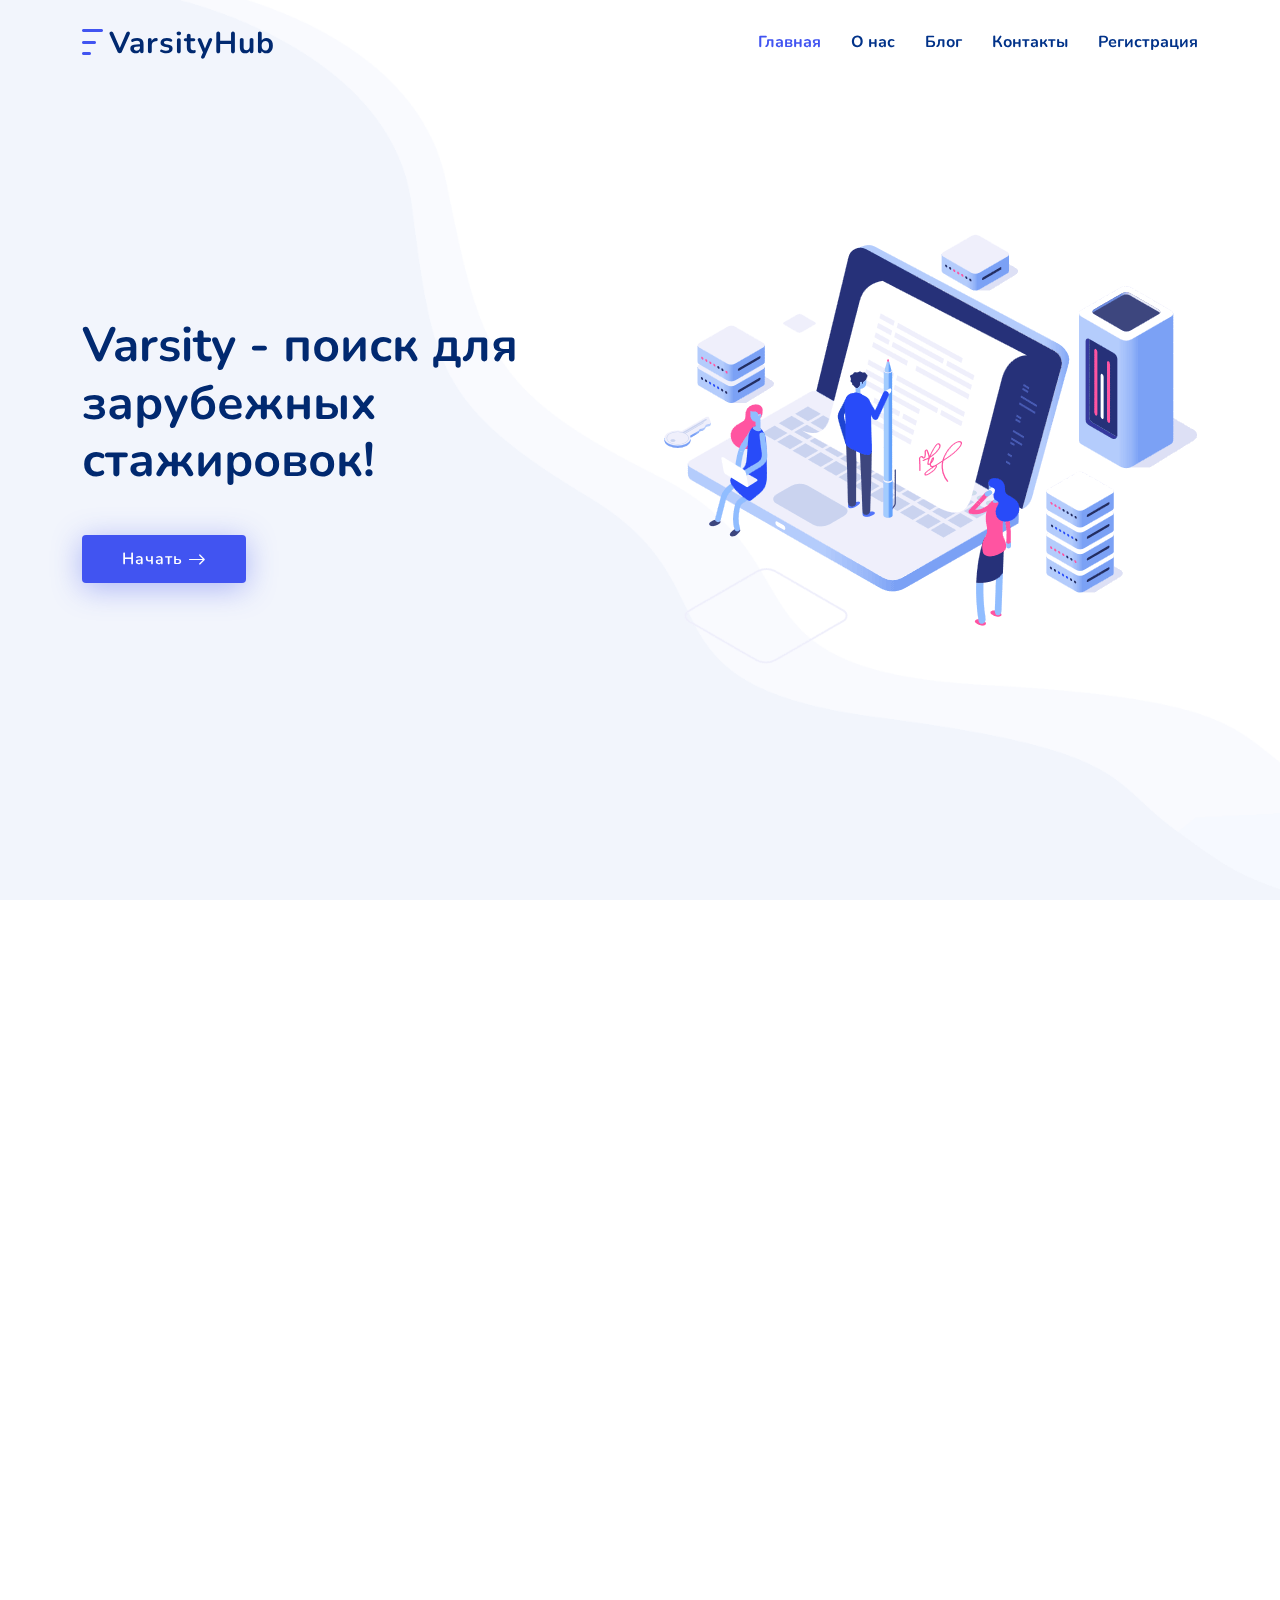
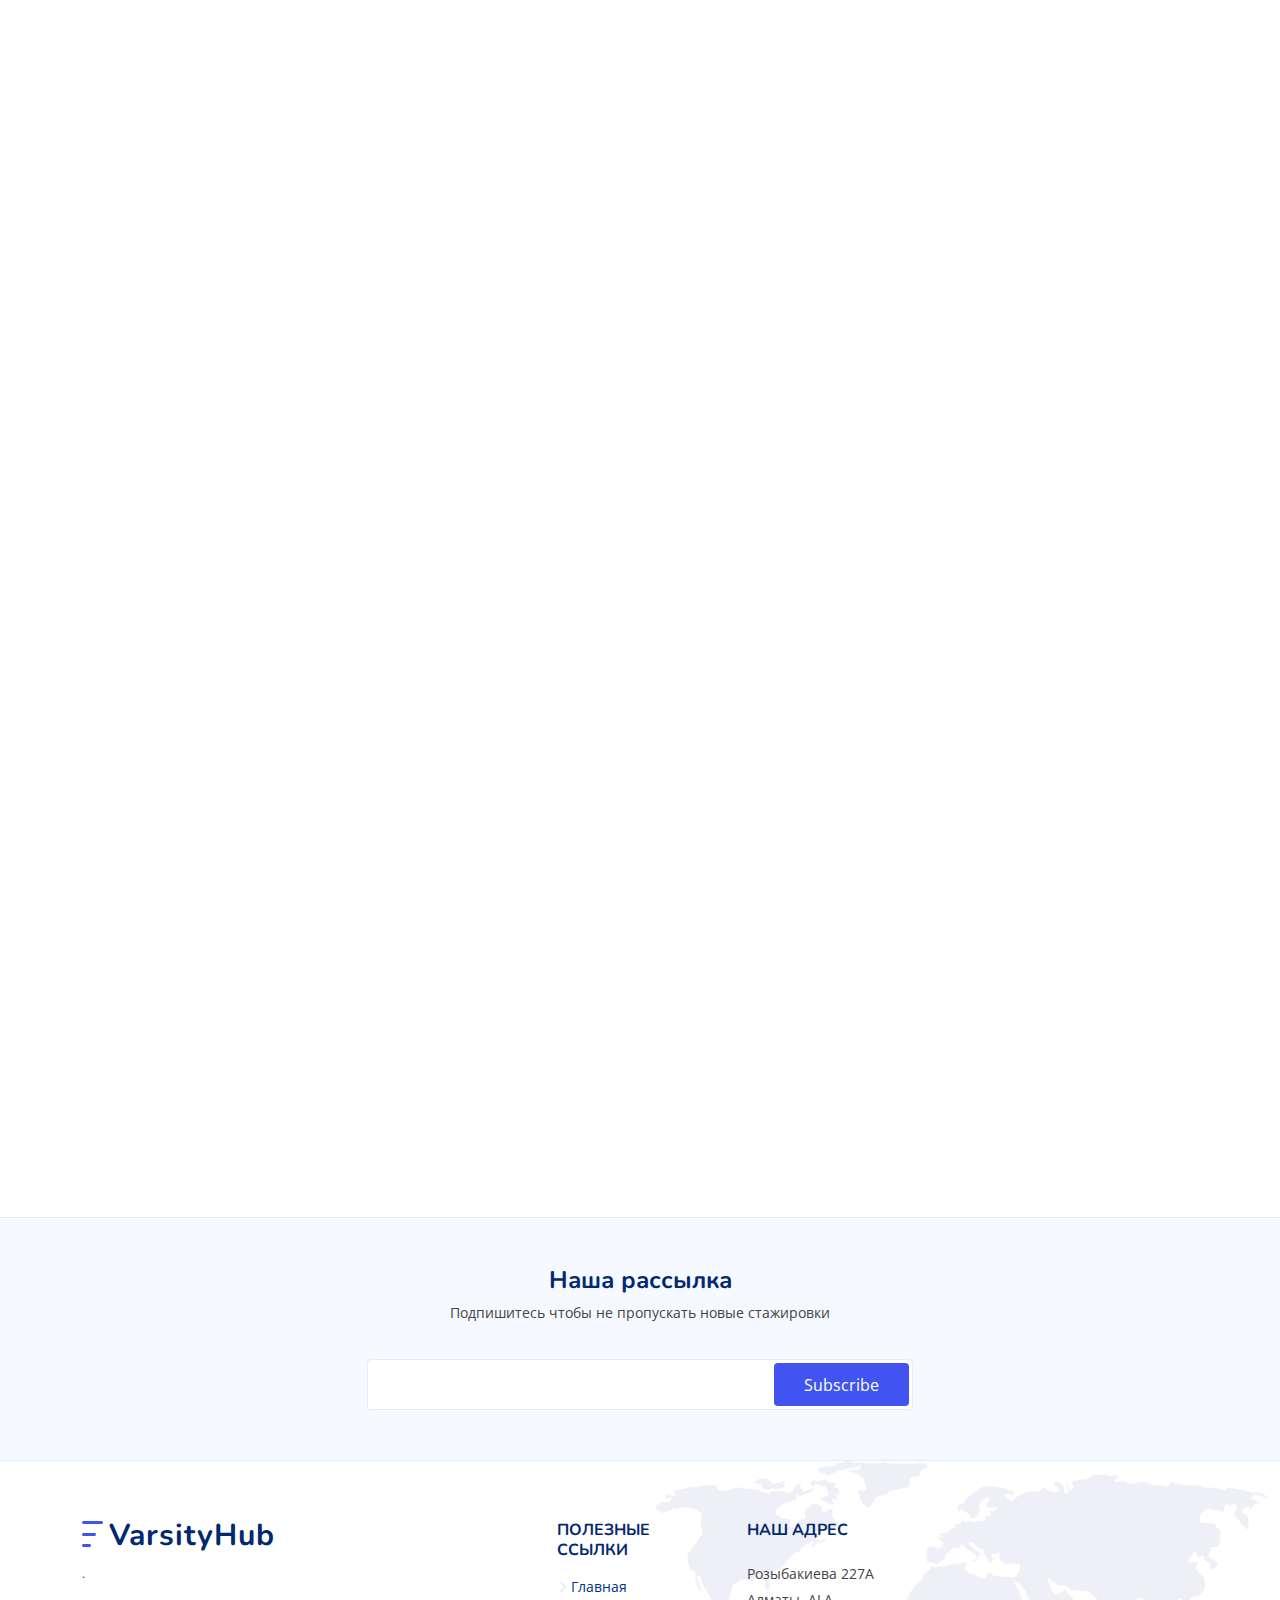
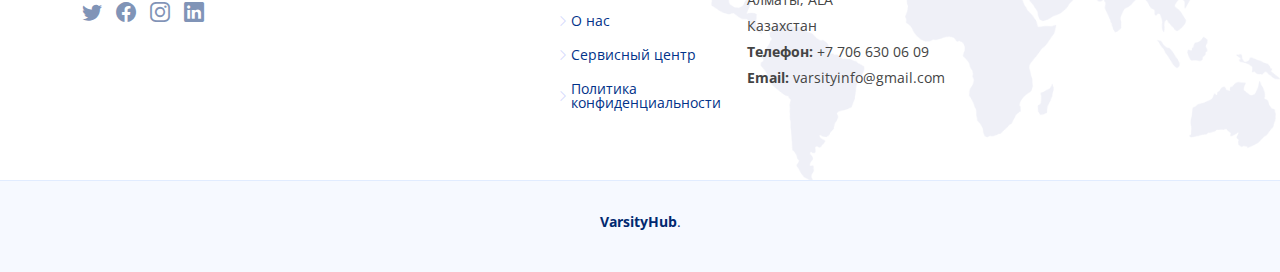
<file: varsity/templates/index/index.html>
<!DOCTYPE html>
<html lang="en">

<head>
  <meta charset="utf-8">
  <meta content="width=device-width, initial-scale=1.0" name="viewport">

  <title>Varsity</title>
  <meta content="" name="description">
  <meta content="" name="keywords">

  <!-- Favicons -->
  <link href="assets/img/favicon.png" rel="icon">
  <link href="assets/img/apple-touch-icon.png" rel="apple-touch-icon">

  <!-- Google Fonts -->
  <link href="https://fonts.googleapis.com/css?family=Open+Sans:300,300i,400,400i,600,600i,700,700i|Nunito:300,300i,400,400i,600,600i,700,700i|Poppins:300,300i,400,400i,500,500i,600,600i,700,700i" rel="stylesheet">

  <!-- Vendor CSS Files -->
  <link href="assets/vendor/aos/aos.css" rel="stylesheet">
  <link href="assets/vendor/bootstrap/css/bootstrap.min.css" rel="stylesheet">
  <link href="assets/vendor/bootstrap-icons/bootstrap-icons.css" rel="stylesheet">
  <link href="assets/vendor/glightbox/css/glightbox.min.css" rel="stylesheet">
  <link href="assets/vendor/remixicon/remixicon.css" rel="stylesheet">
  <link href="assets/vendor/swiper/swiper-bundle.min.css" rel="stylesheet">

  <!-- Template Main CSS File -->
  <link href="assets/css/style.css" rel="stylesheet">

  <!-- =======================================================
  * Template Name: FlexStart
  * Updated: Mar 10 2023 with Bootstrap v5.2.3
  * Template URL: https://bootstrapmade.com/flexstart-bootstrap-startup-template/
  * Author: BootstrapMade.com
  * License: https://bootstrapmade.com/license/
  ======================================================== -->
</head>

<body>

  <!-- ======= Header ======= -->
  <header id="header" class="header fixed-top">
    <div class="container-fluid container-xl d-flex align-items-center justify-content-between">

      <a href="index.html" class="logo d-flex align-items-center">
        <img src="assets/img/logo.png" alt="">
        <span>VarsityHub</span>
      </a>

      <nav id="navbar" class="navbar">
        <ul>
          <li><a class="nav-link scrollto active" href="#hero">Главная</a></li>
          <li><a class="nav-link scrollto" href="#about">О нас</a></li>
          <li><a href="blog.html">Блог</a></li>
          <!-- <li class="dropdown"><a href="#"><span>Drop Down</span> <i class="bi bi-chevron-down"></i></a>
            <ul>
              <li><a href="#">Drop Down 1</a></li>
              <li class="dropdown"><a href="#"><span>Deep Drop Down</span> <i class="bi bi-chevron-right"></i></a>
                <ul>
                  <li><a href="#">Deep Drop Down 1</a></li>
                  <li><a href="#">Deep Drop Down 2</a></li>
                  <li><a href="#">Deep Drop Down 3</a></li>
                  <li><a href="#">Deep Drop Down 4</a></li>
                  <li><a href="#">Deep Drop Down 5</a></li>
                </ul>
              </li>
              <li><a href="#">Drop Down 2</a></li>
              <li><a href="#">Drop Down 3</a></li>
              <li><a href="#">Drop Down 4</a></li>
            </ul> -->
          </li>
          <li><a class="nav-link scrollto" href="#contact">Контакты</a></li>
          <!-- <li><a class="getstarted scrollto" href="#about">Get Started</a></li> -->
          <li><a href="../regist/regist.html">Регистрация</a></li>

        </ul>
        <i class="bi bi-list mobile-nav-toggle"></i>
      </nav><!-- .navbar -->

    </div>
  </header><!-- End Header -->

  <!-- ======= Hero Section ======= -->
  <section id="hero" class="hero d-flex align-items-center">

    <div class="container">
      <div class="row">
        <div class="col-lg-6 d-flex flex-column justify-content-center">
          <h1 data-aos="fade-up">Varsity - поиск для зарубежных стажировок! </h1>
          <h2 data-aos="fade-up" data-aos-delay="400"></h2>
          <div data-aos="fade-up" data-aos-delay="600">
            <div class="text-center text-lg-start">
              <a href="#about" class="btn-get-started scrollto d-inline-flex align-items-center justify-content-center align-self-center">
                <span>Начать</span>
                <i class="bi bi-arrow-right"></i>
              </a>
            </div>
          </div>
        </div>
        <div class="col-lg-6 hero-img" data-aos="zoom-out" data-aos-delay="200">
          <img src="assets/img/hero-img.png" class="img-fluid" alt="">
        </div>
      </div>
    </div>

  </section><!-- End Hero -->

  <main id="main">
    <!-- ======= About Section ======= -->
    <section id="about" class="about">

      <div class="container" data-aos="fade-up">
        <div class="row gx-0">

          <div class="col-lg-6 d-flex flex-column justify-content-center" data-aos="fade-up" data-aos-delay="200">
            <div class="content">
              <h3>Who We Are</h3>
              <h2>Expedita voluptas omnis cupiditate totam eveniet nobis sint iste. Dolores est repellat corrupti reprehenderit.</h2>
              <p>
                Quisquam vel ut sint cum eos hic dolores aperiam. Sed deserunt et. Inventore et et dolor consequatur itaque ut voluptate sed et. Magnam nam ipsum tenetur suscipit voluptatum nam et est corrupti.
              </p>
              <div class="text-center text-lg-start">
                <a href="#" class="btn-read-more d-inline-flex align-items-center justify-content-center align-self-center">
                  <span>Read More</span>
                  <i class="bi bi-arrow-right"></i>
                </a>
              </div>
            </div>
          </div>

          <div class="col-lg-6 d-flex align-items-center" data-aos="zoom-out" data-aos-delay="200">
            <img src="assets/img/about.jpg" class="img-fluid" alt="">
          </div>

        </div>
      </div>

    </section><!-- End About Section -->


    <!-- ======= Clients Section ======= -->
    <!-- <section id="clients" class="clients">

      <div class="container" data-aos="fade-up">

        <header class="section-header">
          <h2>Our Clients</h2>
          <p>Temporibus omnis officia</p>
        </header>

        <div class="clients-slider swiper">
          <div class="swiper-wrapper align-items-center">
            <div class="swiper-slide"><img src="assets/img/clients/client-1.png" class="img-fluid" alt=""></div>
            <div class="swiper-slide"><img src="assets/img/clients/client-2.png" class="img-fluid" alt=""></div>
            <div class="swiper-slide"><img src="assets/img/clients/client-3.png" class="img-fluid" alt=""></div>
            <div class="swiper-slide"><img src="assets/img/clients/client-4.png" class="img-fluid" alt=""></div>
            <div class="swiper-slide"><img src="assets/img/clients/client-5.png" class="img-fluid" alt=""></div>
            <div class="swiper-slide"><img src="assets/img/clients/client-6.png" class="img-fluid" alt=""></div>
            <div class="swiper-slide"><img src="assets/img/clients/client-7.png" class="img-fluid" alt=""></div>
            <div class="swiper-slide"><img src="assets/img/clients/client-8.png" class="img-fluid" alt=""></div>
          </div>
          <div class="swiper-pagination"></div>
        </div>
      </div>

    </section> -->

    <section id="recent-blog-posts" class="recent-blog-posts">

      <div class="container" data-aos="fade-up">

        <header class="section-header">
          <h2>Blog</h2>
          <p>Recent posts form our Blog</p>
        </header>

        <div class="row">

          <div class="col-lg-4">
            <div class="post-box">
              <div class="post-img"><img src="assets/img/blog/blog-1.jpg" class="img-fluid" alt=""></div>
              <span class="post-date">Tue, September 15</span>
              <h3 class="post-title">Eum ad dolor et. Autem aut fugiat debitis voluptatem consequuntur sit</h3>
              <a href="blog-single.html" class="readmore stretched-link mt-auto"><span>Read More</span><i class="bi bi-arrow-right"></i></a>
            </div>
          </div>

          <div class="col-lg-4">
            <div class="post-box">
              <div class="post-img"><img src="assets/img/blog/blog-2.jpg" class="img-fluid" alt=""></div>
              <span class="post-date">Fri, August 28</span>
              <h3 class="post-title">Et repellendus molestiae qui est sed omnis voluptates magnam</h3>
              <a href="blog-single.html" class="readmore stretched-link mt-auto"><span>Read More</span><i class="bi bi-arrow-right"></i></a>
            </div>
          </div>

          <div class="col-lg-4">
            <div class="post-box">
              <div class="post-img"><img src="assets/img/blog/blog-3.jpg" class="img-fluid" alt=""></div>
              <span class="post-date">Mon, July 11</span>
              <h3 class="post-title">Quia assumenda est et veritatis aut quae</h3>
              <a href="blog-single.html" class="readmore stretched-link mt-auto"><span>Read More</span><i class="bi bi-arrow-right"></i></a>
            </div>
          </div>

        </div>

      </div>

    </section><!-- End Recent Blog Posts Section -->

    <!-- ======= Contact Section ======= -->
    <section id="contact" class="contact">

      <div class="container" data-aos="fade-up">

        <header class="section-header">
          <h2>Contact</h2>
          <p>Contact Us</p>
        </header>

        <div class="row gy-4">

          <div class="col-lg-6">

            <div class="row gy-4">
              <div class="col-md-6">
                <div class="info-box">
                  <i class="bi bi-geo-alt"></i>
                  <h3>Address</h3>
                  <p>A108 Adam Street,<br>New York, NY 535022</p>
                </div>
              </div>
              <div class="col-md-6">
                <div class="info-box">
                  <i class="bi bi-telephone"></i>
                  <h3>Call Us</h3>
                  <p>+1 5589 55488 55<br>+1 6678 254445 41</p>
                </div>
              </div>
              <div class="col-md-6">
                <div class="info-box">
                  <i class="bi bi-envelope"></i>
                  <h3>Email Us</h3>
                  <p>info@example.com<br>contact@example.com</p>
                </div>
              </div>
              <div class="col-md-6">
                <div class="info-box">
                  <i class="bi bi-clock"></i>
                  <h3>Open Hours</h3>
                  <p>Monday - Friday<br>9:00AM - 05:00PM</p>
                </div>
              </div>
            </div>

          </div>

          <div class="col-lg-6">
            <form action="forms/contact.php" method="post" class="php-email-form">
              <div class="row gy-4">

                <div class="col-md-6">
                  <input type="text" name="name" class="form-control" placeholder="Your Name" required>
                </div>

                <div class="col-md-6 ">
                  <input type="email" class="form-control" name="email" placeholder="Your Email" required>
                </div>

                <div class="col-md-12">
                  <input type="text" class="form-control" name="subject" placeholder="Subject" required>
                </div>

                <div class="col-md-12">
                  <textarea class="form-control" name="message" rows="6" placeholder="Message" required></textarea>
                </div>

                <div class="col-md-12 text-center">
                  <div class="loading">Loading</div>
                  <div class="error-message"></div>
                  <div class="sent-message">Your message has been sent. Thank you!</div>

                  <button type="submit">Send Message</button>
                </div>

              </div>
            </form>

          </div>

        </div>

      </div>

    </section><!-- End Contact Section -->

  </main><!-- End #main -->

  <!-- ======= Footer ======= -->
  <footer id="footer" class="footer">

    <div class="footer-newsletter">
      <div class="container">
        <div class="row justify-content-center">
          <div class="col-lg-12 text-center">
            <h4>Наша рассылка</h4>
            <p>Подпишитесь чтобы не пропускать новые стажировки</p>
          </div>
          <div class="col-lg-6">
            <form action="" method="post">
              <input type="email" name="email"><input type="submit" value="Subscribe">
            </form>
          </div>
        </div>
      </div>
    </div>

    <div class="footer-top">
      <div class="container">
        <div class="row gy-4">
          <div class="col-lg-5 col-md-12 footer-info">
            <a href="index.html" class="logo d-flex align-items-center">
              <img src="assets/img/logo.png" alt="">
              <span>VarsityHub</span>
            </a>
            <p>.</p>
            <div class="social-links mt-3">
              <a href="#" class="twitter"><i class="bi bi-twitter"></i></a>
              <a href="#" class="facebook"><i class="bi bi-facebook"></i></a>
              <a href="#" class="instagram"><i class="bi bi-instagram"></i></a>
              <a href="#" class="linkedin"><i class="bi bi-linkedin"></i></a>
            </div>
          </div>

          <div class="col-lg-2 col-6 footer-links">
            <h4>Полезные ссылки</h4>
            <ul>
              <li><i class="bi bi-chevron-right"></i> <a href="#">Главная</a></li>
              <li><i class="bi bi-chevron-right"></i> <a href="#">О нас</a></li>
              <li><i class="bi bi-chevron-right"></i> <a href="#">Сервисный центр</a></li>
              <li><i class="bi bi-chevron-right"></i> <a href="#">Политика конфиденциальности</a></li>
            </ul>
          </div>

          <div class="col-lg-3 col-md-12 footer-contact text-center text-md-start">
            <h4>Наш адрес</h4>
            <p>
              Розыбакиева 227А <br>
              Алматы, ALA<br>
              Казахстан<br>
              <strong>Телефон:</strong> +7 706 630 06 09<br>
              <strong>Email:</strong> varsityinfo@gmail.com<br>
            </p>

          </div>

        </div>
      </div>
    </div>

    <div class="container">
      <div class="copyright">
        <strong><span>VarsityHub</span></strong>.
      </div>
      <div class="credits">
        <!-- All the links in the footer should remain intact. -->
        <!-- You can delete the links only if you purchased the pro version. -->
        <!-- Licensing information: https://bootstrapmade.com/license/ -->
        <!-- Purchase the pro version with working PHP/AJAX contact form: https://bootstrapmade.com/flexstart-bootstrap-startup-template/ -->
      </div>
    </div>
  </footer><!-- End Footer -->

  <a href="#" class="back-to-top d-flex align-items-center justify-content-center"><i class="bi bi-arrow-up-short"></i></a>

  <!-- Vendor JS Files -->
  <script src="assets/vendor/purecounter/purecounter_vanilla.js"></script>
  <script src="assets/vendor/aos/aos.js"></script>
  <script src="assets/vendor/bootstrap/js/bootstrap.bundle.min.js"></script>
  <script src="assets/vendor/glightbox/js/glightbox.min.js"></script>
  <script src="assets/vendor/isotope-layout/isotope.pkgd.min.js"></script>
  <script src="assets/vendor/swiper/swiper-bundle.min.js"></script>
  <script src="assets/vendor/php-email-form/validate.js"></script>

  <!-- Template Main JS File -->
  <script src="assets/js/main.js"></script>

</body>

</html>
</file>
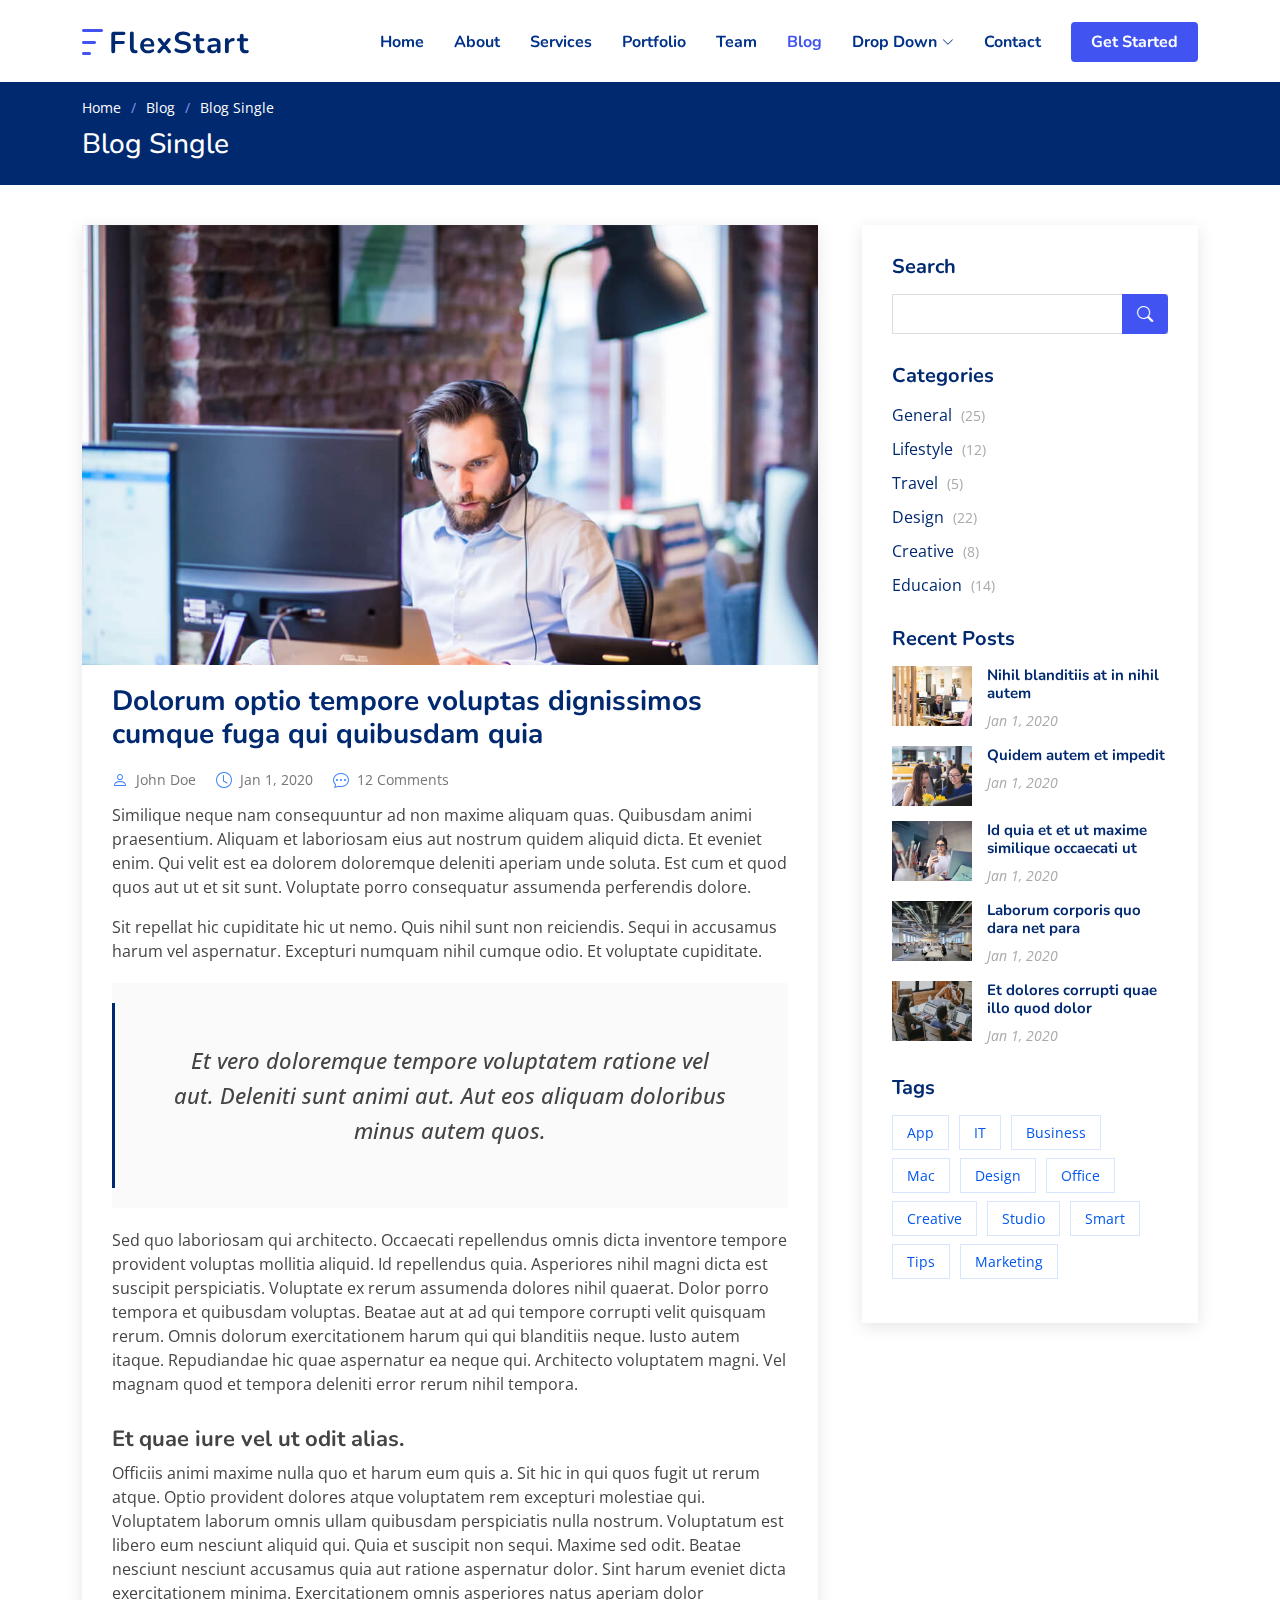
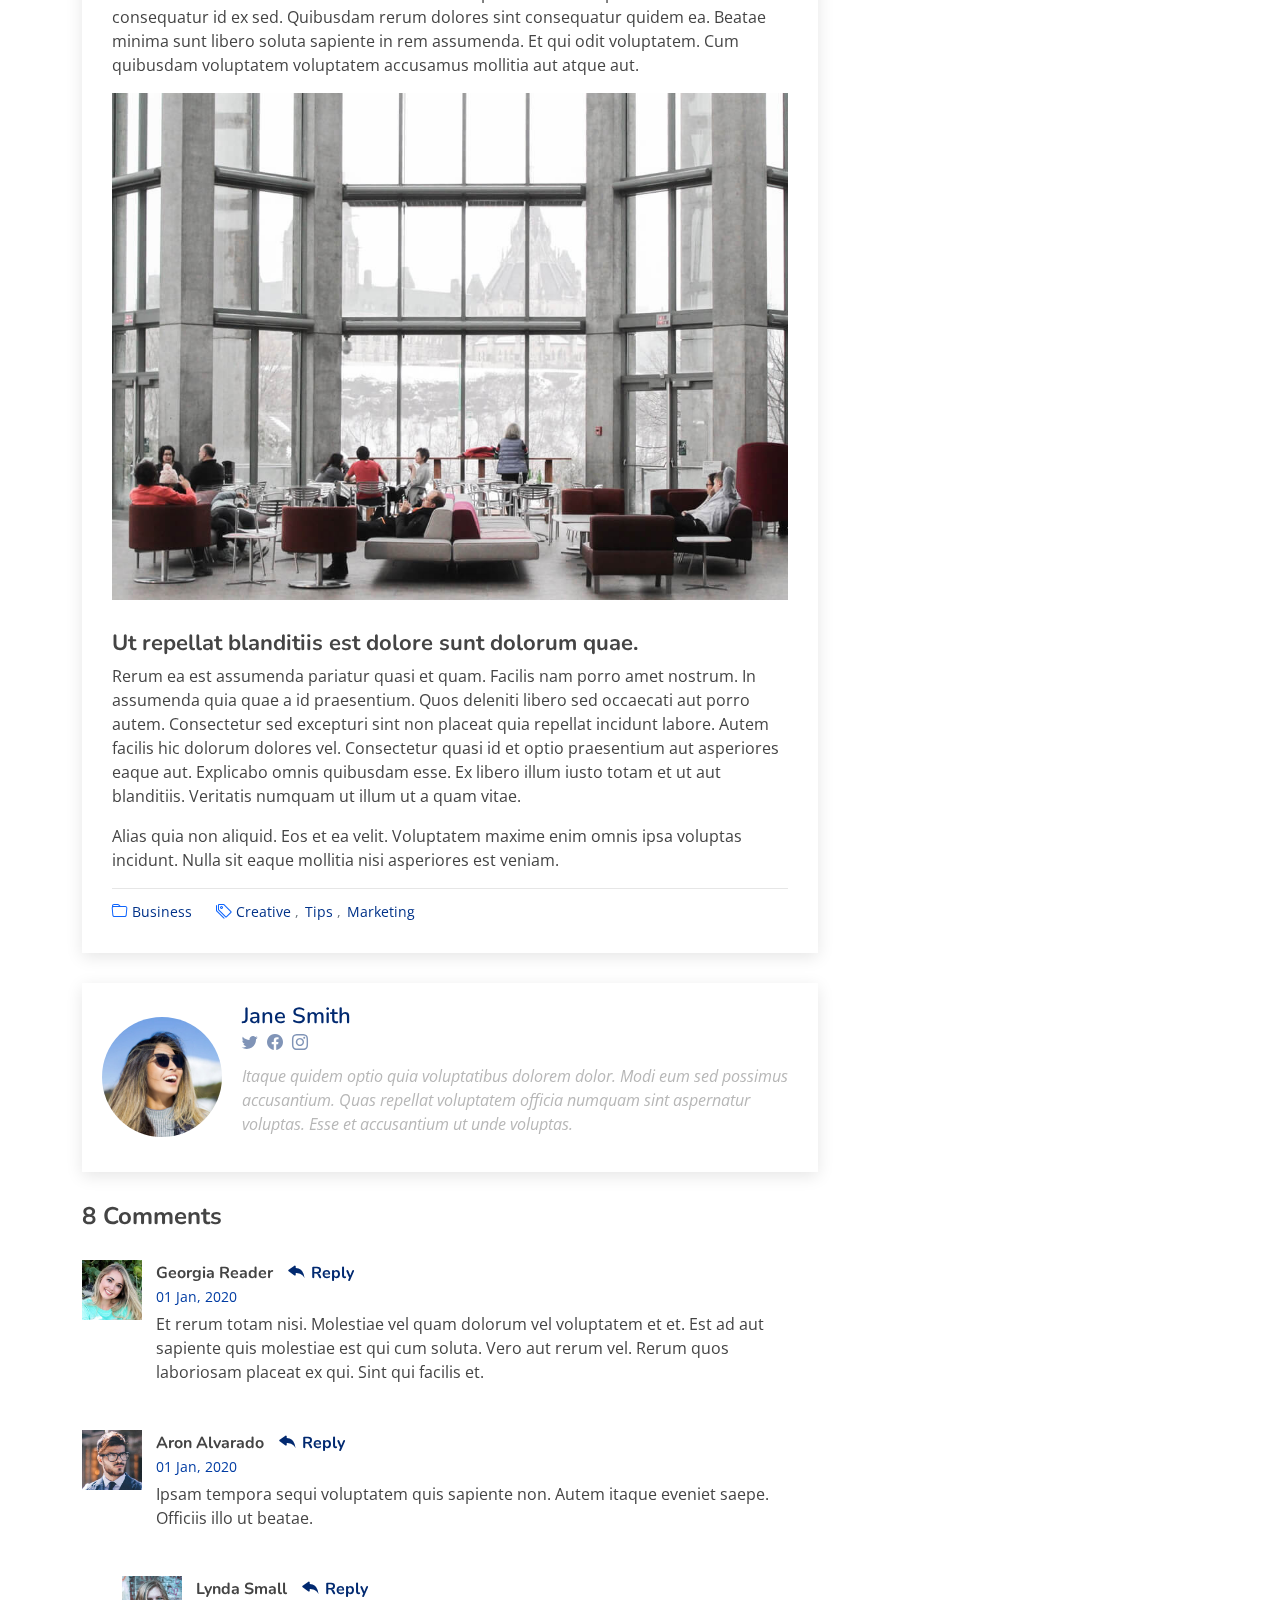
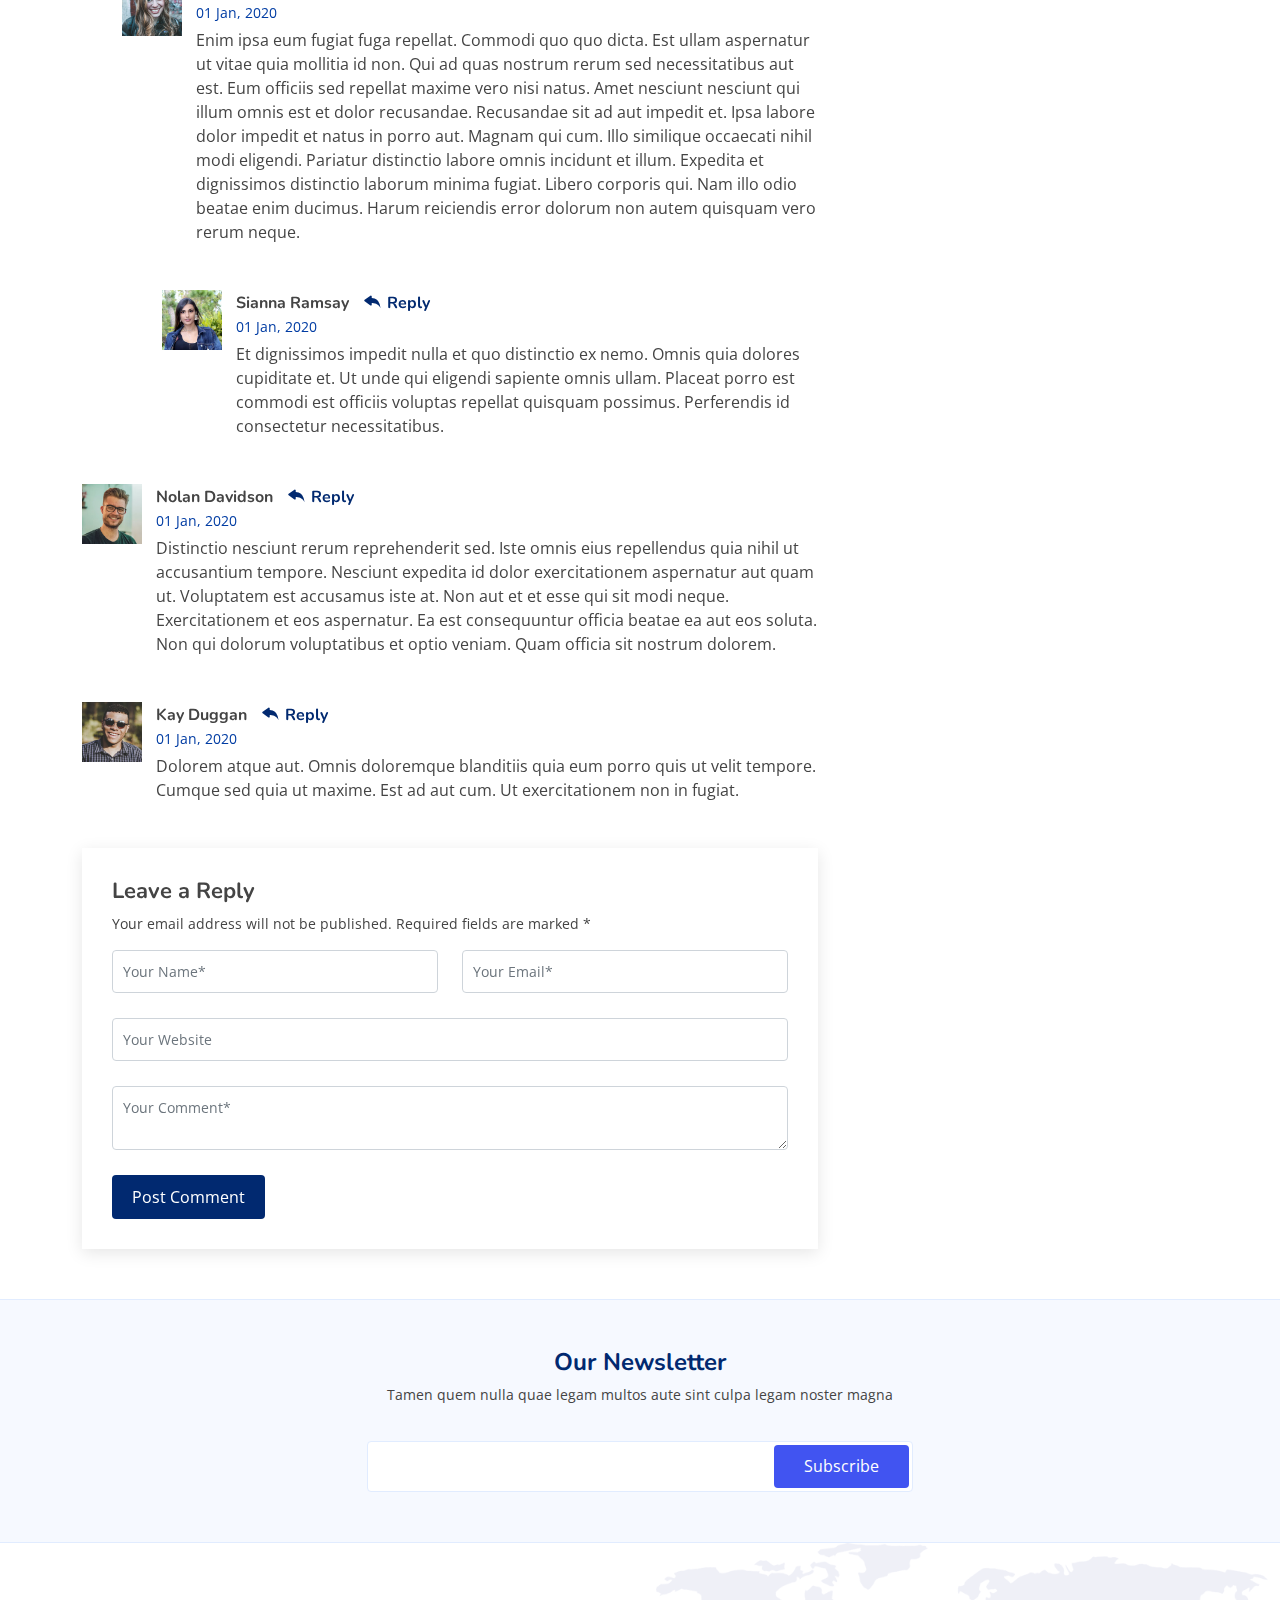
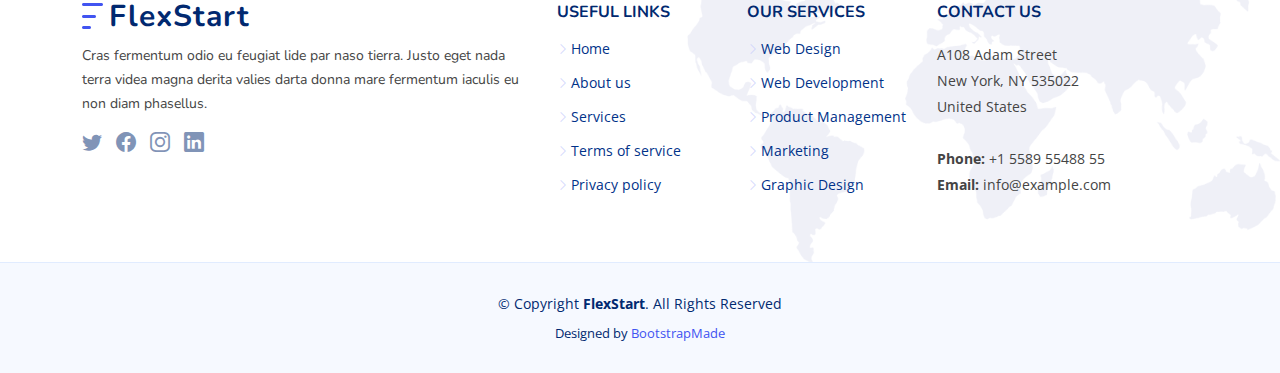
<file: varsity/templates/index/blog-single.html>
<!DOCTYPE html>
<html lang="en">

<head>
  <meta charset="utf-8">
  <meta content="width=device-width, initial-scale=1.0" name="viewport">

  <title>Blog Single - FlexStart Bootstrap Template</title>
  <meta content="" name="description">
  <meta content="" name="keywords">

  <!-- Favicons -->
  <link href="assets/img/favicon.png" rel="icon">
  <link href="assets/img/apple-touch-icon.png" rel="apple-touch-icon">

  <!-- Google Fonts -->
  <link href="https://fonts.googleapis.com/css?family=Open+Sans:300,300i,400,400i,600,600i,700,700i|Nunito:300,300i,400,400i,600,600i,700,700i|Poppins:300,300i,400,400i,500,500i,600,600i,700,700i" rel="stylesheet">

  <!-- Vendor CSS Files -->
  <link href="assets/vendor/aos/aos.css" rel="stylesheet">
  <link href="assets/vendor/bootstrap/css/bootstrap.min.css" rel="stylesheet">
  <link href="assets/vendor/bootstrap-icons/bootstrap-icons.css" rel="stylesheet">
  <link href="assets/vendor/glightbox/css/glightbox.min.css" rel="stylesheet">
  <link href="assets/vendor/remixicon/remixicon.css" rel="stylesheet">
  <link href="assets/vendor/swiper/swiper-bundle.min.css" rel="stylesheet">

  <!-- Template Main CSS File -->
  <link href="assets/css/style.css" rel="stylesheet">

  <!-- =======================================================
  * Template Name: FlexStart
  * Updated: Mar 10 2023 with Bootstrap v5.2.3
  * Template URL: https://bootstrapmade.com/flexstart-bootstrap-startup-template/
  * Author: BootstrapMade.com
  * License: https://bootstrapmade.com/license/
  ======================================================== -->
</head>

<body>

  <!-- ======= Header ======= -->
  <header id="header" class="header fixed-top">
    <div class="container-fluid container-xl d-flex align-items-center justify-content-between">

      <a href="index.html" class="logo d-flex align-items-center">
        <img src="assets/img/logo.png" alt="">
        <span>FlexStart</span>
      </a>

      <nav id="navbar" class="navbar">
        <ul>
          <li><a class="nav-link scrollto " href="#hero">Home</a></li>
          <li><a class="nav-link scrollto" href="#about">About</a></li>
          <li><a class="nav-link scrollto" href="#services">Services</a></li>
          <li><a class="nav-link scrollto" href="#portfolio">Portfolio</a></li>
          <li><a class="nav-link scrollto" href="#team">Team</a></li>
          <li><a class="active" href="blog.html">Blog</a></li>
          <li class="dropdown"><a href="#"><span>Drop Down</span> <i class="bi bi-chevron-down"></i></a>
            <ul>
              <li><a href="#">Drop Down 1</a></li>
              <li class="dropdown"><a href="#"><span>Deep Drop Down</span> <i class="bi bi-chevron-right"></i></a>
                <ul>
                  <li><a href="#">Deep Drop Down 1</a></li>
                  <li><a href="#">Deep Drop Down 2</a></li>
                  <li><a href="#">Deep Drop Down 3</a></li>
                  <li><a href="#">Deep Drop Down 4</a></li>
                  <li><a href="#">Deep Drop Down 5</a></li>
                </ul>
              </li>
              <li><a href="#">Drop Down 2</a></li>
              <li><a href="#">Drop Down 3</a></li>
              <li><a href="#">Drop Down 4</a></li>
            </ul>
          </li>
          <li><a class="nav-link scrollto" href="#contact">Contact</a></li>
          <li><a class="getstarted scrollto" href="#about">Get Started</a></li>
        </ul>
        <i class="bi bi-list mobile-nav-toggle"></i>
      </nav><!-- .navbar -->

    </div>
  </header><!-- End Header -->

  <main id="main">

    <!-- ======= Breadcrumbs ======= -->
    <section class="breadcrumbs">
      <div class="container">

        <ol>
          <li><a href="index.html">Home</a></li>
          <li><a href="blog.html">Blog</a></li>
          <li>Blog Single</li>
        </ol>
        <h2>Blog Single</h2>

      </div>
    </section><!-- End Breadcrumbs -->

    <!-- ======= Blog Single Section ======= -->
    <section id="blog" class="blog">
      <div class="container" data-aos="fade-up">

        <div class="row">

          <div class="col-lg-8 entries">

            <article class="entry entry-single">

              <div class="entry-img">
                <img src="assets/img/blog/blog-1.jpg" alt="" class="img-fluid">
              </div>

              <h2 class="entry-title">
                <a href="blog-single.html">Dolorum optio tempore voluptas dignissimos cumque fuga qui quibusdam quia</a>
              </h2>

              <div class="entry-meta">
                <ul>
                  <li class="d-flex align-items-center"><i class="bi bi-person"></i> <a href="blog-single.html">John Doe</a></li>
                  <li class="d-flex align-items-center"><i class="bi bi-clock"></i> <a href="blog-single.html"><time datetime="2020-01-01">Jan 1, 2020</time></a></li>
                  <li class="d-flex align-items-center"><i class="bi bi-chat-dots"></i> <a href="blog-single.html">12 Comments</a></li>
                </ul>
              </div>

              <div class="entry-content">
                <p>
                  Similique neque nam consequuntur ad non maxime aliquam quas. Quibusdam animi praesentium. Aliquam et laboriosam eius aut nostrum quidem aliquid dicta.
                  Et eveniet enim. Qui velit est ea dolorem doloremque deleniti aperiam unde soluta. Est cum et quod quos aut ut et sit sunt. Voluptate porro consequatur assumenda perferendis dolore.
                </p>

                <p>
                  Sit repellat hic cupiditate hic ut nemo. Quis nihil sunt non reiciendis. Sequi in accusamus harum vel aspernatur. Excepturi numquam nihil cumque odio. Et voluptate cupiditate.
                </p>

                <blockquote>
                  <p>
                    Et vero doloremque tempore voluptatem ratione vel aut. Deleniti sunt animi aut. Aut eos aliquam doloribus minus autem quos.
                  </p>
                </blockquote>

                <p>
                  Sed quo laboriosam qui architecto. Occaecati repellendus omnis dicta inventore tempore provident voluptas mollitia aliquid. Id repellendus quia. Asperiores nihil magni dicta est suscipit perspiciatis. Voluptate ex rerum assumenda dolores nihil quaerat.
                  Dolor porro tempora et quibusdam voluptas. Beatae aut at ad qui tempore corrupti velit quisquam rerum. Omnis dolorum exercitationem harum qui qui blanditiis neque.
                  Iusto autem itaque. Repudiandae hic quae aspernatur ea neque qui. Architecto voluptatem magni. Vel magnam quod et tempora deleniti error rerum nihil tempora.
                </p>

                <h3>Et quae iure vel ut odit alias.</h3>
                <p>
                  Officiis animi maxime nulla quo et harum eum quis a. Sit hic in qui quos fugit ut rerum atque. Optio provident dolores atque voluptatem rem excepturi molestiae qui. Voluptatem laborum omnis ullam quibusdam perspiciatis nulla nostrum. Voluptatum est libero eum nesciunt aliquid qui.
                  Quia et suscipit non sequi. Maxime sed odit. Beatae nesciunt nesciunt accusamus quia aut ratione aspernatur dolor. Sint harum eveniet dicta exercitationem minima. Exercitationem omnis asperiores natus aperiam dolor consequatur id ex sed. Quibusdam rerum dolores sint consequatur quidem ea.
                  Beatae minima sunt libero soluta sapiente in rem assumenda. Et qui odit voluptatem. Cum quibusdam voluptatem voluptatem accusamus mollitia aut atque aut.
                </p>
                <img src="assets/img/blog/blog-inside-post.jpg" class="img-fluid" alt="">

                <h3>Ut repellat blanditiis est dolore sunt dolorum quae.</h3>
                <p>
                  Rerum ea est assumenda pariatur quasi et quam. Facilis nam porro amet nostrum. In assumenda quia quae a id praesentium. Quos deleniti libero sed occaecati aut porro autem. Consectetur sed excepturi sint non placeat quia repellat incidunt labore. Autem facilis hic dolorum dolores vel.
                  Consectetur quasi id et optio praesentium aut asperiores eaque aut. Explicabo omnis quibusdam esse. Ex libero illum iusto totam et ut aut blanditiis. Veritatis numquam ut illum ut a quam vitae.
                </p>
                <p>
                  Alias quia non aliquid. Eos et ea velit. Voluptatem maxime enim omnis ipsa voluptas incidunt. Nulla sit eaque mollitia nisi asperiores est veniam.
                </p>

              </div>

              <div class="entry-footer">
                <i class="bi bi-folder"></i>
                <ul class="cats">
                  <li><a href="#">Business</a></li>
                </ul>

                <i class="bi bi-tags"></i>
                <ul class="tags">
                  <li><a href="#">Creative</a></li>
                  <li><a href="#">Tips</a></li>
                  <li><a href="#">Marketing</a></li>
                </ul>
              </div>

            </article><!-- End blog entry -->

            <div class="blog-author d-flex align-items-center">
              <img src="assets/img/blog/blog-author.jpg" class="rounded-circle float-left" alt="">
              <div>
                <h4>Jane Smith</h4>
                <div class="social-links">
                  <a href="https://twitters.com/#"><i class="bi bi-twitter"></i></a>
                  <a href="https://facebook.com/#"><i class="bi bi-facebook"></i></a>
                  <a href="https://instagram.com/#"><i class="biu bi-instagram"></i></a>
                </div>
                <p>
                  Itaque quidem optio quia voluptatibus dolorem dolor. Modi eum sed possimus accusantium. Quas repellat voluptatem officia numquam sint aspernatur voluptas. Esse et accusantium ut unde voluptas.
                </p>
              </div>
            </div><!-- End blog author bio -->

            <div class="blog-comments">

              <h4 class="comments-count">8 Comments</h4>

              <div id="comment-1" class="comment">
                <div class="d-flex">
                  <div class="comment-img"><img src="assets/img/blog/comments-1.jpg" alt=""></div>
                  <div>
                    <h5><a href="">Georgia Reader</a> <a href="#" class="reply"><i class="bi bi-reply-fill"></i> Reply</a></h5>
                    <time datetime="2020-01-01">01 Jan, 2020</time>
                    <p>
                      Et rerum totam nisi. Molestiae vel quam dolorum vel voluptatem et et. Est ad aut sapiente quis molestiae est qui cum soluta.
                      Vero aut rerum vel. Rerum quos laboriosam placeat ex qui. Sint qui facilis et.
                    </p>
                  </div>
                </div>
              </div><!-- End comment #1 -->

              <div id="comment-2" class="comment">
                <div class="d-flex">
                  <div class="comment-img"><img src="assets/img/blog/comments-2.jpg" alt=""></div>
                  <div>
                    <h5><a href="">Aron Alvarado</a> <a href="#" class="reply"><i class="bi bi-reply-fill"></i> Reply</a></h5>
                    <time datetime="2020-01-01">01 Jan, 2020</time>
                    <p>
                      Ipsam tempora sequi voluptatem quis sapiente non. Autem itaque eveniet saepe. Officiis illo ut beatae.
                    </p>
                  </div>
                </div>

                <div id="comment-reply-1" class="comment comment-reply">
                  <div class="d-flex">
                    <div class="comment-img"><img src="assets/img/blog/comments-3.jpg" alt=""></div>
                    <div>
                      <h5><a href="">Lynda Small</a> <a href="#" class="reply"><i class="bi bi-reply-fill"></i> Reply</a></h5>
                      <time datetime="2020-01-01">01 Jan, 2020</time>
                      <p>
                        Enim ipsa eum fugiat fuga repellat. Commodi quo quo dicta. Est ullam aspernatur ut vitae quia mollitia id non. Qui ad quas nostrum rerum sed necessitatibus aut est. Eum officiis sed repellat maxime vero nisi natus. Amet nesciunt nesciunt qui illum omnis est et dolor recusandae.

                        Recusandae sit ad aut impedit et. Ipsa labore dolor impedit et natus in porro aut. Magnam qui cum. Illo similique occaecati nihil modi eligendi. Pariatur distinctio labore omnis incidunt et illum. Expedita et dignissimos distinctio laborum minima fugiat.

                        Libero corporis qui. Nam illo odio beatae enim ducimus. Harum reiciendis error dolorum non autem quisquam vero rerum neque.
                      </p>
                    </div>
                  </div>

                  <div id="comment-reply-2" class="comment comment-reply">
                    <div class="d-flex">
                      <div class="comment-img"><img src="assets/img/blog/comments-4.jpg" alt=""></div>
                      <div>
                        <h5><a href="">Sianna Ramsay</a> <a href="#" class="reply"><i class="bi bi-reply-fill"></i> Reply</a></h5>
                        <time datetime="2020-01-01">01 Jan, 2020</time>
                        <p>
                          Et dignissimos impedit nulla et quo distinctio ex nemo. Omnis quia dolores cupiditate et. Ut unde qui eligendi sapiente omnis ullam. Placeat porro est commodi est officiis voluptas repellat quisquam possimus. Perferendis id consectetur necessitatibus.
                        </p>
                      </div>
                    </div>

                  </div><!-- End comment reply #2-->

                </div><!-- End comment reply #1-->

              </div><!-- End comment #2-->

              <div id="comment-3" class="comment">
                <div class="d-flex">
                  <div class="comment-img"><img src="assets/img/blog/comments-5.jpg" alt=""></div>
                  <div>
                    <h5><a href="">Nolan Davidson</a> <a href="#" class="reply"><i class="bi bi-reply-fill"></i> Reply</a></h5>
                    <time datetime="2020-01-01">01 Jan, 2020</time>
                    <p>
                      Distinctio nesciunt rerum reprehenderit sed. Iste omnis eius repellendus quia nihil ut accusantium tempore. Nesciunt expedita id dolor exercitationem aspernatur aut quam ut. Voluptatem est accusamus iste at.
                      Non aut et et esse qui sit modi neque. Exercitationem et eos aspernatur. Ea est consequuntur officia beatae ea aut eos soluta. Non qui dolorum voluptatibus et optio veniam. Quam officia sit nostrum dolorem.
                    </p>
                  </div>
                </div>

              </div><!-- End comment #3 -->

              <div id="comment-4" class="comment">
                <div class="d-flex">
                  <div class="comment-img"><img src="assets/img/blog/comments-6.jpg" alt=""></div>
                  <div>
                    <h5><a href="">Kay Duggan</a> <a href="#" class="reply"><i class="bi bi-reply-fill"></i> Reply</a></h5>
                    <time datetime="2020-01-01">01 Jan, 2020</time>
                    <p>
                      Dolorem atque aut. Omnis doloremque blanditiis quia eum porro quis ut velit tempore. Cumque sed quia ut maxime. Est ad aut cum. Ut exercitationem non in fugiat.
                    </p>
                  </div>
                </div>

              </div><!-- End comment #4 -->

              <div class="reply-form">
                <h4>Leave a Reply</h4>
                <p>Your email address will not be published. Required fields are marked * </p>
                <form action="">
                  <div class="row">
                    <div class="col-md-6 form-group">
                      <input name="name" type="text" class="form-control" placeholder="Your Name*">
                    </div>
                    <div class="col-md-6 form-group">
                      <input name="email" type="text" class="form-control" placeholder="Your Email*">
                    </div>
                  </div>
                  <div class="row">
                    <div class="col form-group">
                      <input name="website" type="text" class="form-control" placeholder="Your Website">
                    </div>
                  </div>
                  <div class="row">
                    <div class="col form-group">
                      <textarea name="comment" class="form-control" placeholder="Your Comment*"></textarea>
                    </div>
                  </div>
                  <button type="submit" class="btn btn-primary">Post Comment</button>

                </form>

              </div>

            </div><!-- End blog comments -->

          </div><!-- End blog entries list -->

          <div class="col-lg-4">

            <div class="sidebar">

              <h3 class="sidebar-title">Search</h3>
              <div class="sidebar-item search-form">
                <form action="">
                  <input type="text">
                  <button type="submit"><i class="bi bi-search"></i></button>
                </form>
              </div><!-- End sidebar search formn-->

              <h3 class="sidebar-title">Categories</h3>
              <div class="sidebar-item categories">
                <ul>
                  <li><a href="#">General <span>(25)</span></a></li>
                  <li><a href="#">Lifestyle <span>(12)</span></a></li>
                  <li><a href="#">Travel <span>(5)</span></a></li>
                  <li><a href="#">Design <span>(22)</span></a></li>
                  <li><a href="#">Creative <span>(8)</span></a></li>
                  <li><a href="#">Educaion <span>(14)</span></a></li>
                </ul>
              </div><!-- End sidebar categories-->

              <h3 class="sidebar-title">Recent Posts</h3>
              <div class="sidebar-item recent-posts">
                <div class="post-item clearfix">
                  <img src="assets/img/blog/blog-recent-1.jpg" alt="">
                  <h4><a href="blog-single.html">Nihil blanditiis at in nihil autem</a></h4>
                  <time datetime="2020-01-01">Jan 1, 2020</time>
                </div>

                <div class="post-item clearfix">
                  <img src="assets/img/blog/blog-recent-2.jpg" alt="">
                  <h4><a href="blog-single.html">Quidem autem et impedit</a></h4>
                  <time datetime="2020-01-01">Jan 1, 2020</time>
                </div>

                <div class="post-item clearfix">
                  <img src="assets/img/blog/blog-recent-3.jpg" alt="">
                  <h4><a href="blog-single.html">Id quia et et ut maxime similique occaecati ut</a></h4>
                  <time datetime="2020-01-01">Jan 1, 2020</time>
                </div>

                <div class="post-item clearfix">
                  <img src="assets/img/blog/blog-recent-4.jpg" alt="">
                  <h4><a href="blog-single.html">Laborum corporis quo dara net para</a></h4>
                  <time datetime="2020-01-01">Jan 1, 2020</time>
                </div>

                <div class="post-item clearfix">
                  <img src="assets/img/blog/blog-recent-5.jpg" alt="">
                  <h4><a href="blog-single.html">Et dolores corrupti quae illo quod dolor</a></h4>
                  <time datetime="2020-01-01">Jan 1, 2020</time>
                </div>

              </div><!-- End sidebar recent posts-->

              <h3 class="sidebar-title">Tags</h3>
              <div class="sidebar-item tags">
                <ul>
                  <li><a href="#">App</a></li>
                  <li><a href="#">IT</a></li>
                  <li><a href="#">Business</a></li>
                  <li><a href="#">Mac</a></li>
                  <li><a href="#">Design</a></li>
                  <li><a href="#">Office</a></li>
                  <li><a href="#">Creative</a></li>
                  <li><a href="#">Studio</a></li>
                  <li><a href="#">Smart</a></li>
                  <li><a href="#">Tips</a></li>
                  <li><a href="#">Marketing</a></li>
                </ul>
              </div><!-- End sidebar tags-->

            </div><!-- End sidebar -->

          </div><!-- End blog sidebar -->

        </div>

      </div>
    </section><!-- End Blog Single Section -->

  </main><!-- End #main -->

  <!-- ======= Footer ======= -->
  <footer id="footer" class="footer">

    <div class="footer-newsletter">
      <div class="container">
        <div class="row justify-content-center">
          <div class="col-lg-12 text-center">
            <h4>Our Newsletter</h4>
            <p>Tamen quem nulla quae legam multos aute sint culpa legam noster magna</p>
          </div>
          <div class="col-lg-6">
            <form action="" method="post">
              <input type="email" name="email"><input type="submit" value="Subscribe">
            </form>
          </div>
        </div>
      </div>
    </div>

    <div class="footer-top">
      <div class="container">
        <div class="row gy-4">
          <div class="col-lg-5 col-md-12 footer-info">
            <a href="index.html" class="logo d-flex align-items-center">
              <img src="assets/img/logo.png" alt="">
              <span>FlexStart</span>
            </a>
            <p>Cras fermentum odio eu feugiat lide par naso tierra. Justo eget nada terra videa magna derita valies darta donna mare fermentum iaculis eu non diam phasellus.</p>
            <div class="social-links mt-3">
              <a href="#" class="twitter"><i class="bi bi-twitter"></i></a>
              <a href="#" class="facebook"><i class="bi bi-facebook"></i></a>
              <a href="#" class="instagram"><i class="bi bi-instagram"></i></a>
              <a href="#" class="linkedin"><i class="bi bi-linkedin"></i></a>
            </div>
          </div>

          <div class="col-lg-2 col-6 footer-links">
            <h4>Useful Links</h4>
            <ul>
              <li><i class="bi bi-chevron-right"></i> <a href="#">Home</a></li>
              <li><i class="bi bi-chevron-right"></i> <a href="#">About us</a></li>
              <li><i class="bi bi-chevron-right"></i> <a href="#">Services</a></li>
              <li><i class="bi bi-chevron-right"></i> <a href="#">Terms of service</a></li>
              <li><i class="bi bi-chevron-right"></i> <a href="#">Privacy policy</a></li>
            </ul>
          </div>

          <div class="col-lg-2 col-6 footer-links">
            <h4>Our Services</h4>
            <ul>
              <li><i class="bi bi-chevron-right"></i> <a href="#">Web Design</a></li>
              <li><i class="bi bi-chevron-right"></i> <a href="#">Web Development</a></li>
              <li><i class="bi bi-chevron-right"></i> <a href="#">Product Management</a></li>
              <li><i class="bi bi-chevron-right"></i> <a href="#">Marketing</a></li>
              <li><i class="bi bi-chevron-right"></i> <a href="#">Graphic Design</a></li>
            </ul>
          </div>

          <div class="col-lg-3 col-md-12 footer-contact text-center text-md-start">
            <h4>Contact Us</h4>
            <p>
              A108 Adam Street <br>
              New York, NY 535022<br>
              United States <br><br>
              <strong>Phone:</strong> +1 5589 55488 55<br>
              <strong>Email:</strong> info@example.com<br>
            </p>

          </div>

        </div>
      </div>
    </div>

    <div class="container">
      <div class="copyright">
        &copy; Copyright <strong><span>FlexStart</span></strong>. All Rights Reserved
      </div>
      <div class="credits">
        <!-- All the links in the footer should remain intact. -->
        <!-- You can delete the links only if you purchased the pro version. -->
        <!-- Licensing information: https://bootstrapmade.com/license/ -->
        <!-- Purchase the pro version with working PHP/AJAX contact form: https://bootstrapmade.com/flexstart-bootstrap-startup-template/ -->
        Designed by <a href="https://bootstrapmade.com/">BootstrapMade</a>
      </div>
    </div>
  </footer><!-- End Footer -->

  <a href="#" class="back-to-top d-flex align-items-center justify-content-center"><i class="bi bi-arrow-up-short"></i></a>

  <!-- Vendor JS Files -->
  <script src="assets/vendor/purecounter/purecounter_vanilla.js"></script>
  <script src="assets/vendor/aos/aos.js"></script>
  <script src="assets/vendor/bootstrap/js/bootstrap.bundle.min.js"></script>
  <script src="assets/vendor/glightbox/js/glightbox.min.js"></script>
  <script src="assets/vendor/isotope-layout/isotope.pkgd.min.js"></script>
  <script src="assets/vendor/swiper/swiper-bundle.min.js"></script>
  <script src="assets/vendor/php-email-form/validate.js"></script>

  <!-- Template Main JS File -->
  <script src="assets/js/main.js"></script>

</body>

</html>
</file>
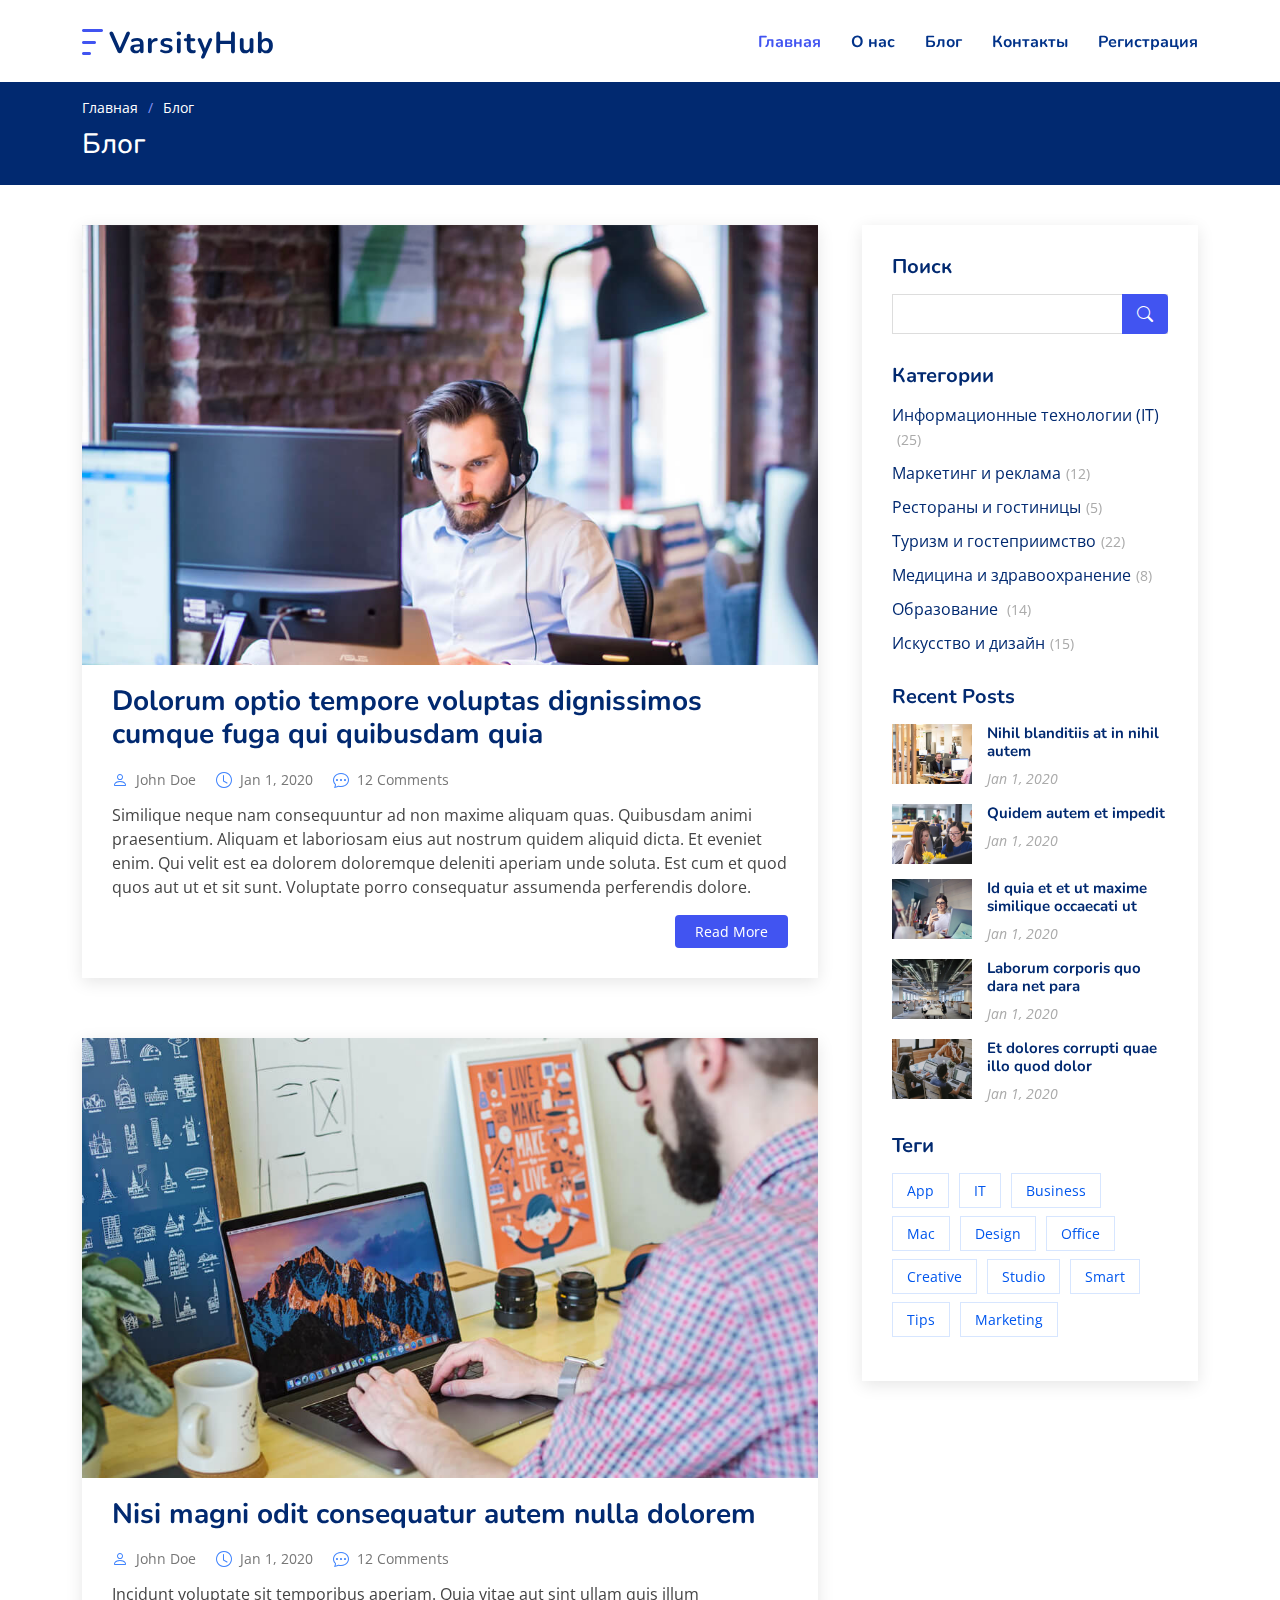
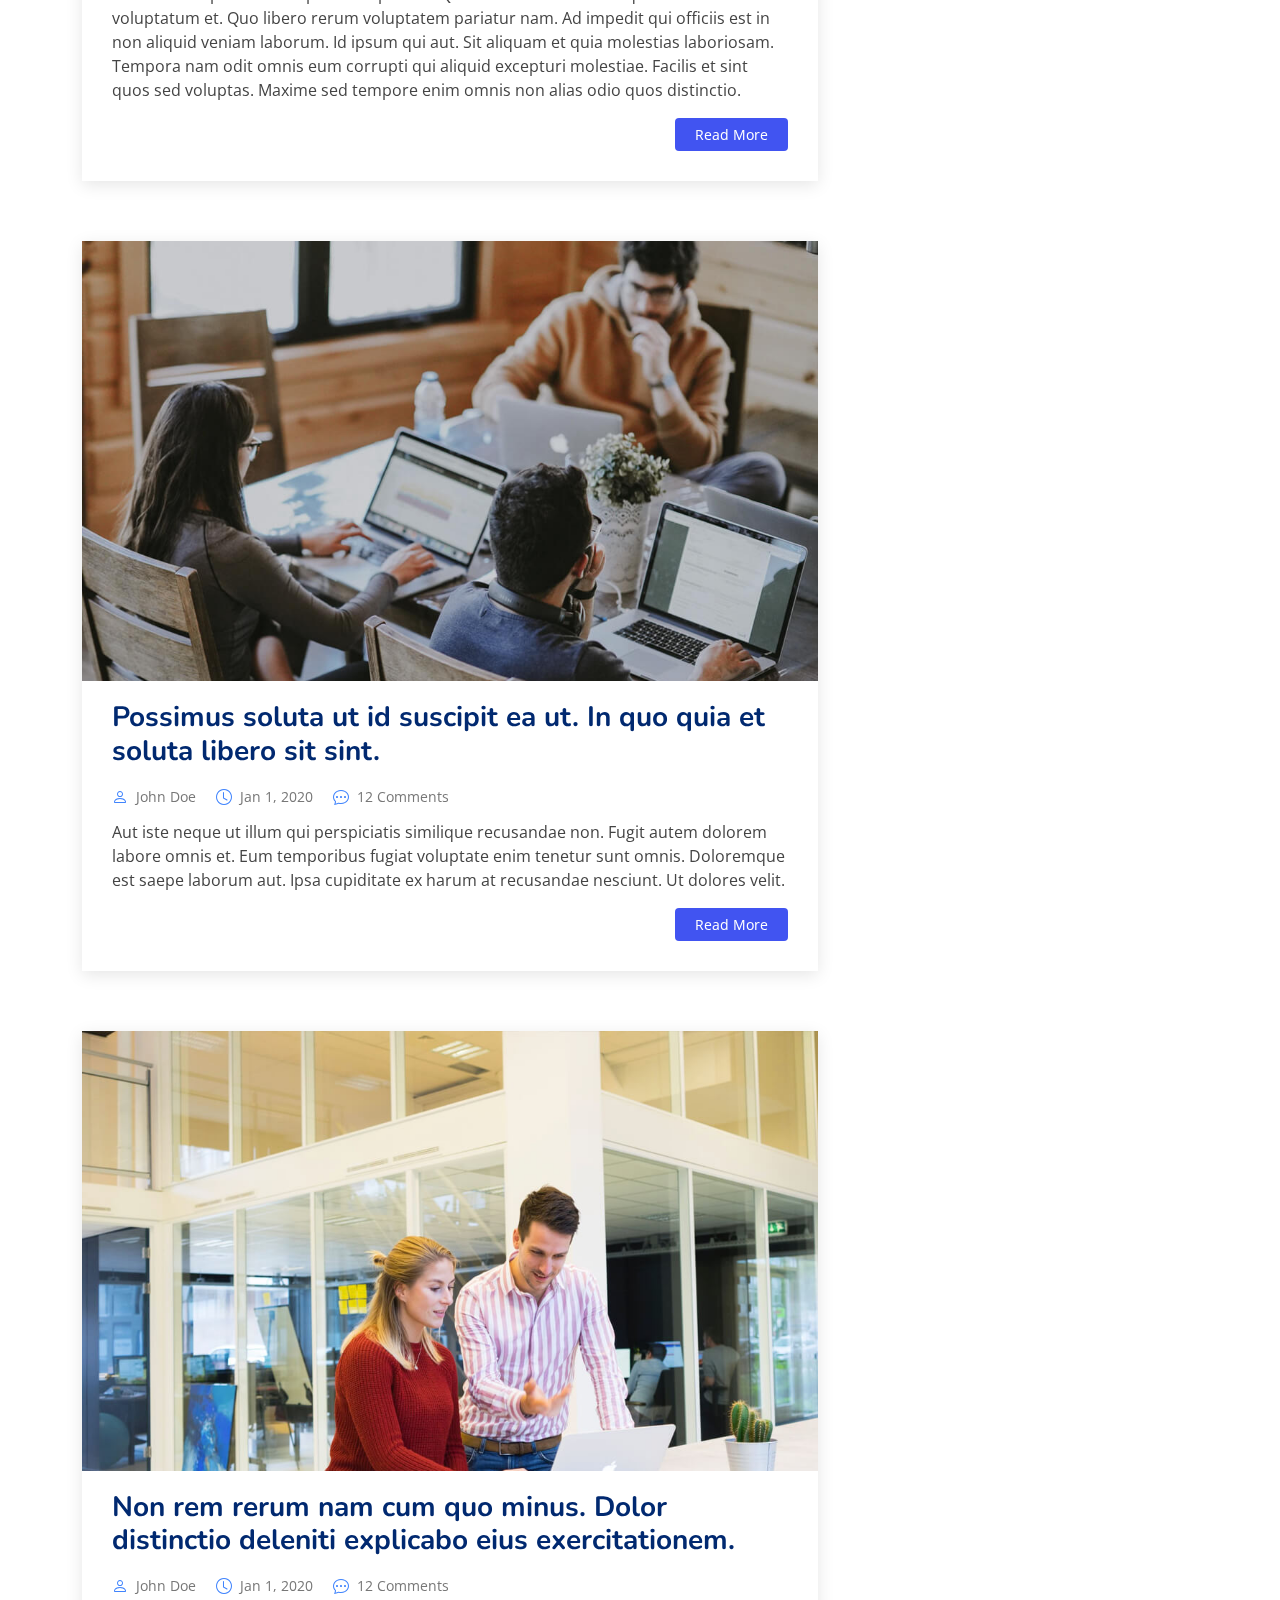
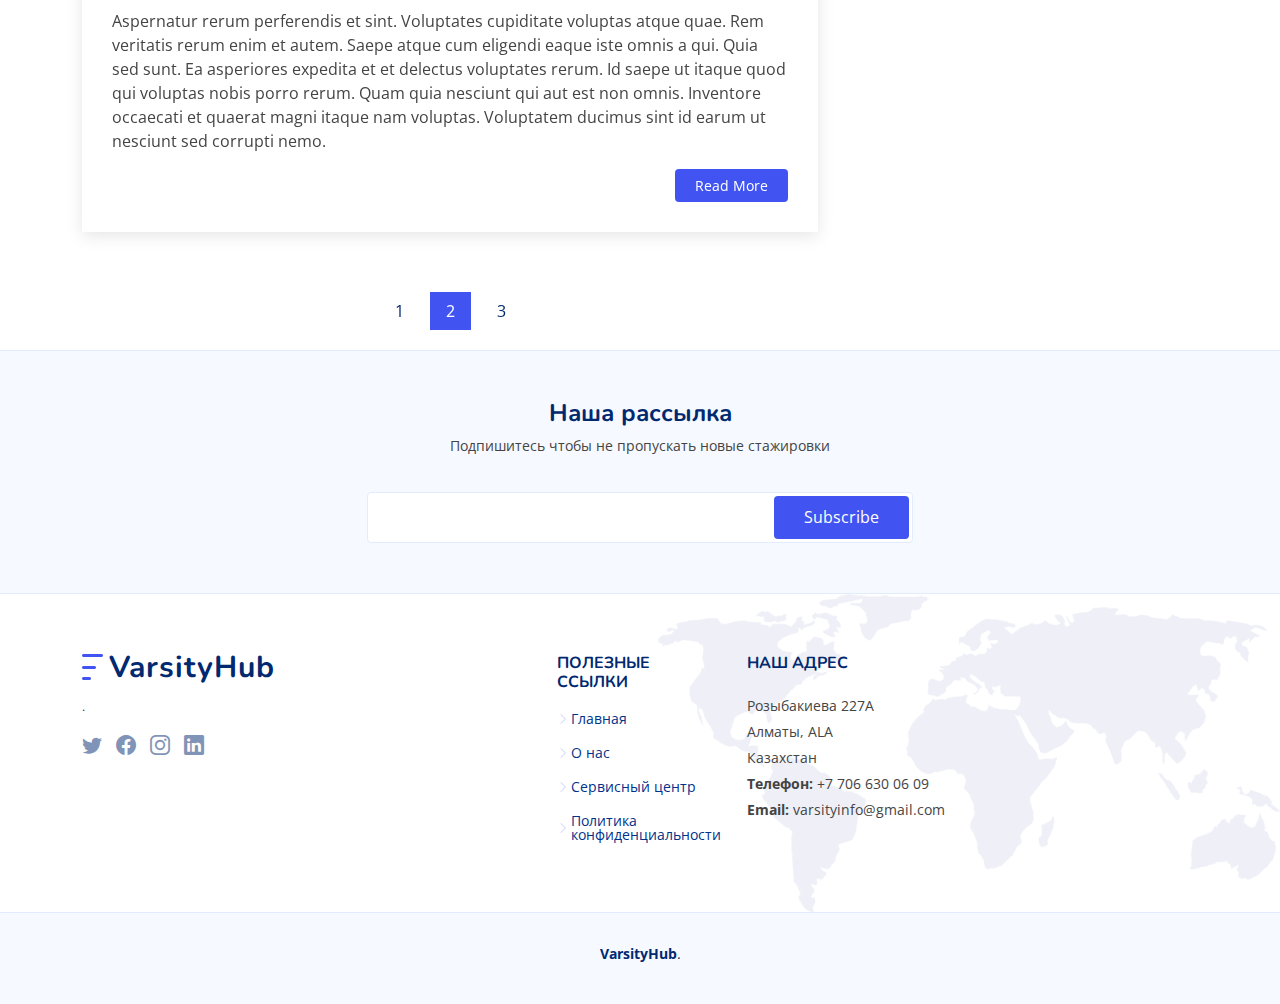
<file: varsity/templates/index/blog.html>
<!DOCTYPE html>
<html lang="en">

<head>
  <meta charset="utf-8">
  <meta content="width=device-width, initial-scale=1.0" name="viewport">

  <title>Varsity</title>
  <meta content="" name="description">
  <meta content="" name="keywords">

  <!-- Favicons -->
  <link href="assets/img/favicon.png" rel="icon">
  <link href="assets/img/apple-touch-icon.png" rel="apple-touch-icon">

  <!-- Google Fonts -->
  <link href="https://fonts.googleapis.com/css?family=Open+Sans:300,300i,400,400i,600,600i,700,700i|Nunito:300,300i,400,400i,600,600i,700,700i|Poppins:300,300i,400,400i,500,500i,600,600i,700,700i" rel="stylesheet">

  <!-- Vendor CSS Files -->
  <link href="assets/vendor/aos/aos.css" rel="stylesheet">
  <link href="assets/vendor/bootstrap/css/bootstrap.min.css" rel="stylesheet">
  <link href="assets/vendor/bootstrap-icons/bootstrap-icons.css" rel="stylesheet">
  <link href="assets/vendor/glightbox/css/glightbox.min.css" rel="stylesheet">
  <link href="assets/vendor/remixicon/remixicon.css" rel="stylesheet">
  <link href="assets/vendor/swiper/swiper-bundle.min.css" rel="stylesheet">

  <!-- Template Main CSS File -->
  <link href="assets/css/style.css" rel="stylesheet">

  <!-- =======================================================
  * Template Name: FlexStart
  * Updated: Mar 10 2023 with Bootstrap v5.2.3
  * Template URL: https://bootstrapmade.com/flexstart-bootstrap-startup-template/
  * Author: BootstrapMade.com
  * License: https://bootstrapmade.com/license/
  ======================================================== -->
</head>

<body>

  <!-- ======= Header ======= -->
  <header id="header" class="header fixed-top">
    <div class="container-fluid container-xl d-flex align-items-center justify-content-between">

      <a href="index.html" class="logo d-flex align-items-center">
        <img src="assets/img/logo.png" alt="">
        <span>VarsityHub</span>
      </a>

      <nav id="navbar" class="navbar">
        <ul>
          <li><a class="nav-link scrollto active" href="../index/index.html">Главная</a></li>
          <li><a class="nav-link scrollto" href="../index/index.html">О нас</a></li>
          <li><a href="../index/blog.html">Блог</a></li>
        <li><a class="nav-link scrollto" href="../index/index.html">Контакты</a></li>
        <li><a href="../regist/regist.html">Регистрация</a></li>

      </ul>
      <i class="bi bi-list mobile-nav-toggle"></i>
    </nav><!-- .navbar -->

  </div>
</header><!-- End Header -->

  </header><!-- End Header -->

  <main id="main">

    <!-- ======= Breadcrumbs ======= -->
    <section class="breadcrumbs">
      <div class="container">

        <ol>
          <li><a href="../index/index.html">Главная</a></li>
          <li>Блог</li>
        </ol>
        <h2>Блог</h2>
      </div>
    </section><!-- End Breadcrumbs -->

    <!-- ======= Blog Section ======= -->
    <section id="blog" class="blog">
      <div class="container" data-aos="fade-up">

        <div class="row">

          <div class="col-lg-8 entries">

            <article class="entry">

              <div class="entry-img">
                <img src="assets/img/blog/blog-1.jpg" alt="" class="img-fluid">
              </div>

              <h2 class="entry-title">
                <a href="blog-single.html">Dolorum optio tempore voluptas dignissimos cumque fuga qui quibusdam quia</a>
              </h2>

              <div class="entry-meta">
                <ul>
                  <li class="d-flex align-items-center"><i class="bi bi-person"></i> <a href="blog-single.html">John Doe</a></li>
                  <li class="d-flex align-items-center"><i class="bi bi-clock"></i> <a href="blog-single.html"><time datetime="2020-01-01">Jan 1, 2020</time></a></li>
                  <li class="d-flex align-items-center"><i class="bi bi-chat-dots"></i> <a href="blog-single.html">12 Comments</a></li>
                </ul>
              </div>

              <div class="entry-content">
                <p>
                  Similique neque nam consequuntur ad non maxime aliquam quas. Quibusdam animi praesentium. Aliquam et laboriosam eius aut nostrum quidem aliquid dicta.
                  Et eveniet enim. Qui velit est ea dolorem doloremque deleniti aperiam unde soluta. Est cum et quod quos aut ut et sit sunt. Voluptate porro consequatur assumenda perferendis dolore.
                </p>
                <div class="read-more">
                  <a href="blog-single.html">Read More</a>
                </div>
              </div>

            </article><!-- End blog entry -->

            <article class="entry">

              <div class="entry-img">
                <img src="assets/img/blog/blog-2.jpg" alt="" class="img-fluid">
              </div>

              <h2 class="entry-title">
                <a href="blog-single.html">Nisi magni odit consequatur autem nulla dolorem</a>
              </h2>

              <div class="entry-meta">
                <ul>
                  <li class="d-flex align-items-center"><i class="bi bi-person"></i> <a href="blog-single.html">John Doe</a></li>
                  <li class="d-flex align-items-center"><i class="bi bi-clock"></i> <a href="blog-single.html"><time datetime="2020-01-01">Jan 1, 2020</time></a></li>
                  <li class="d-flex align-items-center"><i class="bi bi-chat-dots"></i> <a href="blog-single.html">12 Comments</a></li>
                </ul>
              </div>

              <div class="entry-content">
                <p>
                  Incidunt voluptate sit temporibus aperiam. Quia vitae aut sint ullam quis illum voluptatum et. Quo libero rerum voluptatem pariatur nam.
                  Ad impedit qui officiis est in non aliquid veniam laborum. Id ipsum qui aut. Sit aliquam et quia molestias laboriosam. Tempora nam odit omnis eum corrupti qui aliquid excepturi molestiae. Facilis et sint quos sed voluptas. Maxime sed tempore enim omnis non alias odio quos distinctio.
                </p>
                <div class="read-more">
                  <a href="blog-single.html">Read More</a>
                </div>
              </div>

            </article><!-- End blog entry -->

            <article class="entry">

              <div class="entry-img">
                <img src="assets/img/blog/blog-3.jpg" alt="" class="img-fluid">
              </div>

              <h2 class="entry-title">
                <a href="blog-single.html">Possimus soluta ut id suscipit ea ut. In quo quia et soluta libero sit sint.</a>
              </h2>

              <div class="entry-meta">
                <ul>
                  <li class="d-flex align-items-center"><i class="bi bi-person"></i> <a href="blog-single.html">John Doe</a></li>
                  <li class="d-flex align-items-center"><i class="bi bi-clock"></i> <a href="blog-single.html"><time datetime="2020-01-01">Jan 1, 2020</time></a></li>
                  <li class="d-flex align-items-center"><i class="bi bi-chat-dots"></i> <a href="blog-single.html">12 Comments</a></li>
                </ul>
              </div>

              <div class="entry-content">
                <p>
                  Aut iste neque ut illum qui perspiciatis similique recusandae non. Fugit autem dolorem labore omnis et. Eum temporibus fugiat voluptate enim tenetur sunt omnis.
                  Doloremque est saepe laborum aut. Ipsa cupiditate ex harum at recusandae nesciunt. Ut dolores velit.
                </p>
                <div class="read-more">
                  <a href="blog-single.html">Read More</a>
                </div>
              </div>

            </article><!-- End blog entry -->

            <article class="entry">

              <div class="entry-img">
                <img src="assets/img/blog/blog-4.jpg" alt="" class="img-fluid">
              </div>

              <h2 class="entry-title">
                <a href="blog-single.html">Non rem rerum nam cum quo minus. Dolor distinctio deleniti explicabo eius exercitationem.</a>
              </h2>

              <div class="entry-meta">
                <ul>
                  <li class="d-flex align-items-center"><i class="bi bi-person"></i> <a href="blog-single.html">John Doe</a></li>
                  <li class="d-flex align-items-center"><i class="bi bi-clock"></i> <a href="blog-single.html"><time datetime="2020-01-01">Jan 1, 2020</time></a></li>
                  <li class="d-flex align-items-center"><i class="bi bi-chat-dots"></i> <a href="blog-single.html">12 Comments</a></li>
                </ul>
              </div>

              <div class="entry-content">
                <p>
                  Aspernatur rerum perferendis et sint. Voluptates cupiditate voluptas atque quae. Rem veritatis rerum enim et autem. Saepe atque cum eligendi eaque iste omnis a qui.
                  Quia sed sunt. Ea asperiores expedita et et delectus voluptates rerum. Id saepe ut itaque quod qui voluptas nobis porro rerum. Quam quia nesciunt qui aut est non omnis. Inventore occaecati et quaerat magni itaque nam voluptas. Voluptatem ducimus sint id earum ut nesciunt sed corrupti nemo.
                </p>
                <div class="read-more">
                  <a href="blog-single.html">Read More</a>
                </div>
              </div>

            </article><!-- End blog entry -->

            <div class="blog-pagination">
              <ul class="justify-content-center">
                <li><a href="#">1</a></li>
                <li class="active"><a href="#">2</a></li>
                <li><a href="#">3</a></li>
              </ul>
            </div>

          </div><!-- End blog entries list -->

          <div class="col-lg-4">

            <div class="sidebar">

              <h3 class="sidebar-title">Поиск</h3>
              <div class="sidebar-item search-form">
                <form action="">
                  <input type="text">
                  <button type="submit"><i class="bi bi-search"></i></button>
                </form>
              </div><!-- End sidebar search formn-->

              <h3 class="sidebar-title">Категории</h3>
              <div class="sidebar-item categories">
                <ul>
                  <li><a href="#">Информационные технологии (IT)<span>(25)</span></a></li>
                  <li><a href="#">Маркетинг и реклама<span>(12)</span></a></li>
                  <li><a href="#">Рестораны и гостиницы<span>(5)</span></a></li>
                  <li><a href="#">Туризм и гостеприимство<span>(22)</span></a></li>
                  <li><a href="#">Медицина и здравоохранение<span>(8)</span></a></li>
                  <li><a href="#">Образование <span>(14)</span></a></li>
                  <li><a href="#">Искусство и дизайн<span>(15)</span></a></li>
                </ul>
              </div><!-- End sidebar categories-->

              <h3 class="sidebar-title">Recent Posts</h3>
              <div class="sidebar-item recent-posts">
                <div class="post-item clearfix">
                  <img src="assets/img/blog/blog-recent-1.jpg" alt="">
                  <h4><a href="blog-single.html">Nihil blanditiis at in nihil autem</a></h4>
                  <time datetime="2020-01-01">Jan 1, 2020</time>
                </div>

                <div class="post-item clearfix">
                  <img src="assets/img/blog/blog-recent-2.jpg" alt="">
                  <h4><a href="blog-single.html">Quidem autem et impedit</a></h4>
                  <time datetime="2020-01-01">Jan 1, 2020</time>
                </div>

                <div class="post-item clearfix">
                  <img src="assets/img/blog/blog-recent-3.jpg" alt="">
                  <h4><a href="blog-single.html">Id quia et et ut maxime similique occaecati ut</a></h4>
                  <time datetime="2020-01-01">Jan 1, 2020</time>
                </div>

                <div class="post-item clearfix">
                  <img src="assets/img/blog/blog-recent-4.jpg" alt="">
                  <h4><a href="blog-single.html">Laborum corporis quo dara net para</a></h4>
                  <time datetime="2020-01-01">Jan 1, 2020</time>
                </div>

                <div class="post-item clearfix">
                  <img src="assets/img/blog/blog-recent-5.jpg" alt="">
                  <h4><a href="blog-single.html">Et dolores corrupti quae illo quod dolor</a></h4>
                  <time datetime="2020-01-01">Jan 1, 2020</time>
                </div>

              </div><!-- End sidebar recent posts-->

              <h3 class="sidebar-title">Теги</h3>
              <div class="sidebar-item tags">
                <ul>
                  <li><a href="#">App</a></li>
                  <li><a href="#">IT</a></li>
                  <li><a href="#">Business</a></li>
                  <li><a href="#">Mac</a></li>
                  <li><a href="#">Design</a></li>
                  <li><a href="#">Office</a></li>
                  <li><a href="#">Creative</a></li>
                  <li><a href="#">Studio</a></li>
                  <li><a href="#">Smart</a></li>
                  <li><a href="#">Tips</a></li>
                  <li><a href="#">Marketing</a></li>
                </ul>
              </div><!-- End sidebar tags-->

            </div><!-- End sidebar -->

          </div><!-- End blog sidebar -->

        </div>

      </div>
    </section><!-- End Blog Section -->

  </main><!-- End #main -->

  <footer id="footer" class="footer">

    <div class="footer-newsletter">
      <div class="container">
        <div class="row justify-content-center">
          <div class="col-lg-12 text-center">
            <h4>Наша рассылка</h4>
            <p>Подпишитесь чтобы не пропускать новые стажировки</p>
          </div>
          <div class="col-lg-6">
            <form action="" method="post">
              <input type="email" name="email"><input type="submit" value="Subscribe">
            </form>
          </div>
        </div>
      </div>
    </div>

    <div class="footer-top">
      <div class="container">
        <div class="row gy-4">
          <div class="col-lg-5 col-md-12 footer-info">
            <a href="index.html" class="logo d-flex align-items-center">
              <img src="assets/img/logo.png" alt="">
              <span>VarsityHub</span>
            </a>
            <p>.</p>
            <div class="social-links mt-3">
              <a href="#" class="twitter"><i class="bi bi-twitter"></i></a>
              <a href="#" class="facebook"><i class="bi bi-facebook"></i></a>
              <a href="#" class="instagram"><i class="bi bi-instagram"></i></a>
              <a href="#" class="linkedin"><i class="bi bi-linkedin"></i></a>
            </div>
          </div>

          <div class="col-lg-2 col-6 footer-links">
            <h4>Полезные ссылки</h4>
            <ul>
              <li><i class="bi bi-chevron-right"></i> <a href="#">Главная</a></li>
              <li><i class="bi bi-chevron-right"></i> <a href="#">О нас</a></li>
              <li><i class="bi bi-chevron-right"></i> <a href="#">Сервисный центр</a></li>
              <li><i class="bi bi-chevron-right"></i> <a href="#">Политика конфиденциальности</a></li>
            </ul>
          </div>

          <div class="col-lg-3 col-md-12 footer-contact text-center text-md-start">
            <h4>Наш адрес</h4>
            <p>
              Розыбакиева 227А <br>
              Алматы, ALA<br>
              Казахстан<br>
              <strong>Телефон:</strong> +7 706 630 06 09<br>
              <strong>Email:</strong> varsityinfo@gmail.com<br>
            </p>

          </div>

        </div>
      </div>
    </div>

    <div class="container">
      <div class="copyright">
        <strong><span>VarsityHub</span></strong>.
      </div>
      <div class="credits">
        <!-- All the links in the footer should remain intact. -->
        <!-- You can delete the links only if you purchased the pro version. -->
        <!-- Licensing information: https://bootstrapmade.com/license/ -->
        <!-- Purchase the pro version with working PHP/AJAX contact form: https://bootstrapmade.com/flexstart-bootstrap-startup-template/ -->
      </div>
    </div>
  </footer><!-- End Footer -->

  <a href="#" class="back-to-top d-flex align-items-center justify-content-center"><i class="bi bi-arrow-up-short"></i></a>

  <!-- Vendor JS Files -->
  <script src="assets/vendor/purecounter/purecounter_vanilla.js"></script>
  <script src="assets/vendor/aos/aos.js"></script>
  <script src="assets/vendor/bootstrap/js/bootstrap.bundle.min.js"></script>
  <script src="assets/vendor/glightbox/js/glightbox.min.js"></script>
  <script src="assets/vendor/isotope-layout/isotope.pkgd.min.js"></script>
  <script src="assets/vendor/swiper/swiper-bundle.min.js"></script>
  <script src="assets/vendor/php-email-form/validate.js"></script>

  <!-- Template Main JS File -->
  <script src="assets/js/main.js"></script>

</body>

</html>
</file>
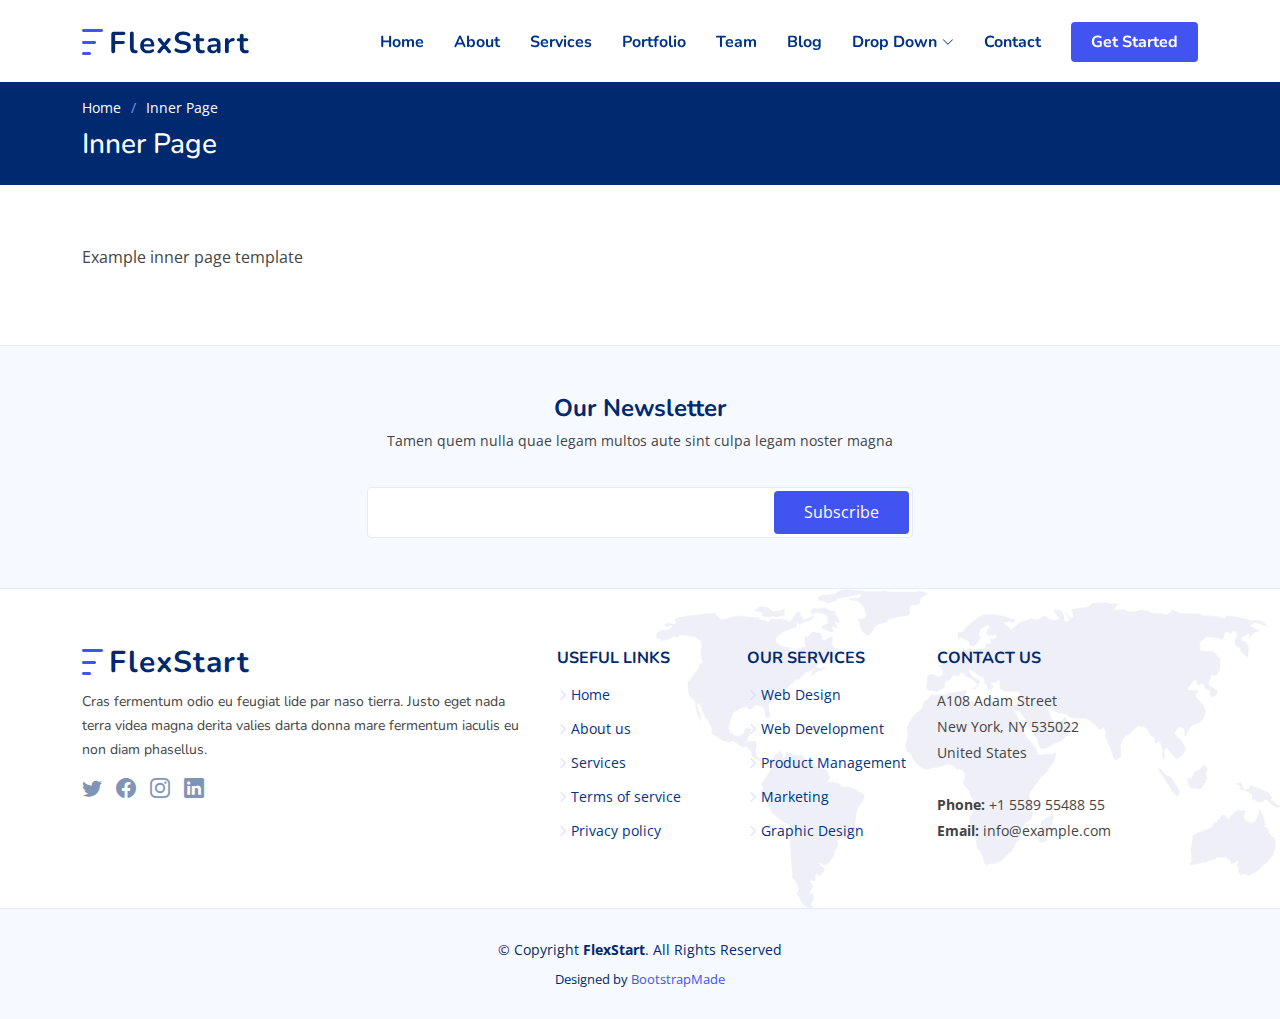
<file: varsity/templates/index/inner-page.html>
<!DOCTYPE html>
<html lang="en">

<head>
  <meta charset="utf-8">
  <meta content="width=device-width, initial-scale=1.0" name="viewport">

  <title>Inner Page - FlexStart Bootstrap Template</title>
  <meta content="" name="description">
  <meta content="" name="keywords">

  <!-- Favicons -->
  <link href="assets/img/favicon.png" rel="icon">
  <link href="assets/img/apple-touch-icon.png" rel="apple-touch-icon">

  <!-- Google Fonts -->
  <link href="https://fonts.googleapis.com/css?family=Open+Sans:300,300i,400,400i,600,600i,700,700i|Nunito:300,300i,400,400i,600,600i,700,700i|Poppins:300,300i,400,400i,500,500i,600,600i,700,700i" rel="stylesheet">

  <!-- Vendor CSS Files -->
  <link href="assets/vendor/aos/aos.css" rel="stylesheet">
  <link href="assets/vendor/bootstrap/css/bootstrap.min.css" rel="stylesheet">
  <link href="assets/vendor/bootstrap-icons/bootstrap-icons.css" rel="stylesheet">
  <link href="assets/vendor/glightbox/css/glightbox.min.css" rel="stylesheet">
  <link href="assets/vendor/remixicon/remixicon.css" rel="stylesheet">
  <link href="assets/vendor/swiper/swiper-bundle.min.css" rel="stylesheet">

  <!-- Template Main CSS File -->
  <link href="assets/css/style.css" rel="stylesheet">

  <!-- =======================================================
  * Template Name: FlexStart
  * Updated: Mar 10 2023 with Bootstrap v5.2.3
  * Template URL: https://bootstrapmade.com/flexstart-bootstrap-startup-template/
  * Author: BootstrapMade.com
  * License: https://bootstrapmade.com/license/
  ======================================================== -->
</head>

<body>

  <!-- ======= Header ======= -->
  <header id="header" class="header fixed-top">
    <div class="container-fluid container-xl d-flex align-items-center justify-content-between">

      <a href="index.html" class="logo d-flex align-items-center">
        <img src="assets/img/logo.png" alt="">
        <span>FlexStart</span>
      </a>

      <nav id="navbar" class="navbar">
        <ul>
          <li><a class="nav-link scrollto " href="#hero">Home</a></li>
          <li><a class="nav-link scrollto" href="#about">About</a></li>
          <li><a class="nav-link scrollto" href="#services">Services</a></li>
          <li><a class="nav-link scrollto" href="#portfolio">Portfolio</a></li>
          <li><a class="nav-link scrollto" href="#team">Team</a></li>
          <li><a href="blog.html">Blog</a></li>
          <li class="dropdown"><a href="#"><span>Drop Down</span> <i class="bi bi-chevron-down"></i></a>
            <ul>
              <li><a href="#">Drop Down 1</a></li>
              <li class="dropdown"><a href="#"><span>Deep Drop Down</span> <i class="bi bi-chevron-right"></i></a>
                <ul>
                  <li><a href="#">Deep Drop Down 1</a></li>
                  <li><a href="#">Deep Drop Down 2</a></li>
                  <li><a href="#">Deep Drop Down 3</a></li>
                  <li><a href="#">Deep Drop Down 4</a></li>
                  <li><a href="#">Deep Drop Down 5</a></li>
                </ul>
              </li>
              <li><a href="#">Drop Down 2</a></li>
              <li><a href="#">Drop Down 3</a></li>
              <li><a href="#">Drop Down 4</a></li>
            </ul>
          </li>
          <li><a class="nav-link scrollto" href="#contact">Contact</a></li>
          <li><a class="getstarted scrollto" href="#about">Get Started</a></li>
        </ul>
        <i class="bi bi-list mobile-nav-toggle"></i>
      </nav><!-- .navbar -->

    </div>
  </header><!-- End Header -->

  <main id="main">

    <!-- ======= Breadcrumbs ======= -->
    <section class="breadcrumbs">
      <div class="container">

        <ol>
          <li><a href="index.html">Home</a></li>
          <li>Inner Page</li>
        </ol>
        <h2>Inner Page</h2>

      </div>
    </section><!-- End Breadcrumbs -->

    <section class="inner-page">
      <div class="container">
        <p>
          Example inner page template
        </p>
      </div>
    </section>

  </main><!-- End #main -->

  <!-- ======= Footer ======= -->
  <footer id="footer" class="footer">

    <div class="footer-newsletter">
      <div class="container">
        <div class="row justify-content-center">
          <div class="col-lg-12 text-center">
            <h4>Our Newsletter</h4>
            <p>Tamen quem nulla quae legam multos aute sint culpa legam noster magna</p>
          </div>
          <div class="col-lg-6">
            <form action="" method="post">
              <input type="email" name="email"><input type="submit" value="Subscribe">
            </form>
          </div>
        </div>
      </div>
    </div>

    <div class="footer-top">
      <div class="container">
        <div class="row gy-4">
          <div class="col-lg-5 col-md-12 footer-info">
            <a href="index.html" class="logo d-flex align-items-center">
              <img src="assets/img/logo.png" alt="">
              <span>FlexStart</span>
            </a>
            <p>Cras fermentum odio eu feugiat lide par naso tierra. Justo eget nada terra videa magna derita valies darta donna mare fermentum iaculis eu non diam phasellus.</p>
            <div class="social-links mt-3">
              <a href="#" class="twitter"><i class="bi bi-twitter"></i></a>
              <a href="#" class="facebook"><i class="bi bi-facebook"></i></a>
              <a href="#" class="instagram"><i class="bi bi-instagram"></i></a>
              <a href="#" class="linkedin"><i class="bi bi-linkedin"></i></a>
            </div>
          </div>

          <div class="col-lg-2 col-6 footer-links">
            <h4>Useful Links</h4>
            <ul>
              <li><i class="bi bi-chevron-right"></i> <a href="#">Home</a></li>
              <li><i class="bi bi-chevron-right"></i> <a href="#">About us</a></li>
              <li><i class="bi bi-chevron-right"></i> <a href="#">Services</a></li>
              <li><i class="bi bi-chevron-right"></i> <a href="#">Terms of service</a></li>
              <li><i class="bi bi-chevron-right"></i> <a href="#">Privacy policy</a></li>
            </ul>
          </div>

          <div class="col-lg-2 col-6 footer-links">
            <h4>Our Services</h4>
            <ul>
              <li><i class="bi bi-chevron-right"></i> <a href="#">Web Design</a></li>
              <li><i class="bi bi-chevron-right"></i> <a href="#">Web Development</a></li>
              <li><i class="bi bi-chevron-right"></i> <a href="#">Product Management</a></li>
              <li><i class="bi bi-chevron-right"></i> <a href="#">Marketing</a></li>
              <li><i class="bi bi-chevron-right"></i> <a href="#">Graphic Design</a></li>
            </ul>
          </div>

          <div class="col-lg-3 col-md-12 footer-contact text-center text-md-start">
            <h4>Contact Us</h4>
            <p>
              A108 Adam Street <br>
              New York, NY 535022<br>
              United States <br><br>
              <strong>Phone:</strong> +1 5589 55488 55<br>
              <strong>Email:</strong> info@example.com<br>
            </p>

          </div>

        </div>
      </div>
    </div>

    <div class="container">
      <div class="copyright">
        &copy; Copyright <strong><span>FlexStart</span></strong>. All Rights Reserved
      </div>
      <div class="credits">
        <!-- All the links in the footer should remain intact. -->
        <!-- You can delete the links only if you purchased the pro version. -->
        <!-- Licensing information: https://bootstrapmade.com/license/ -->
        <!-- Purchase the pro version with working PHP/AJAX contact form: https://bootstrapmade.com/flexstart-bootstrap-startup-template/ -->
        Designed by <a href="https://bootstrapmade.com/">BootstrapMade</a>
      </div>
    </div>
  </footer><!-- End Footer -->

  <a href="#" class="back-to-top d-flex align-items-center justify-content-center"><i class="bi bi-arrow-up-short"></i></a>

  <!-- Vendor JS Files -->
  <script src="assets/vendor/purecounter/purecounter_vanilla.js"></script>
  <script src="assets/vendor/aos/aos.js"></script>
  <script src="assets/vendor/bootstrap/js/bootstrap.bundle.min.js"></script>
  <script src="assets/vendor/glightbox/js/glightbox.min.js"></script>
  <script src="assets/vendor/isotope-layout/isotope.pkgd.min.js"></script>
  <script src="assets/vendor/swiper/swiper-bundle.min.js"></script>
  <script src="assets/vendor/php-email-form/validate.js"></script>

  <!-- Template Main JS File -->
  <script src="assets/js/main.js"></script>

</body>

</html>
</file>
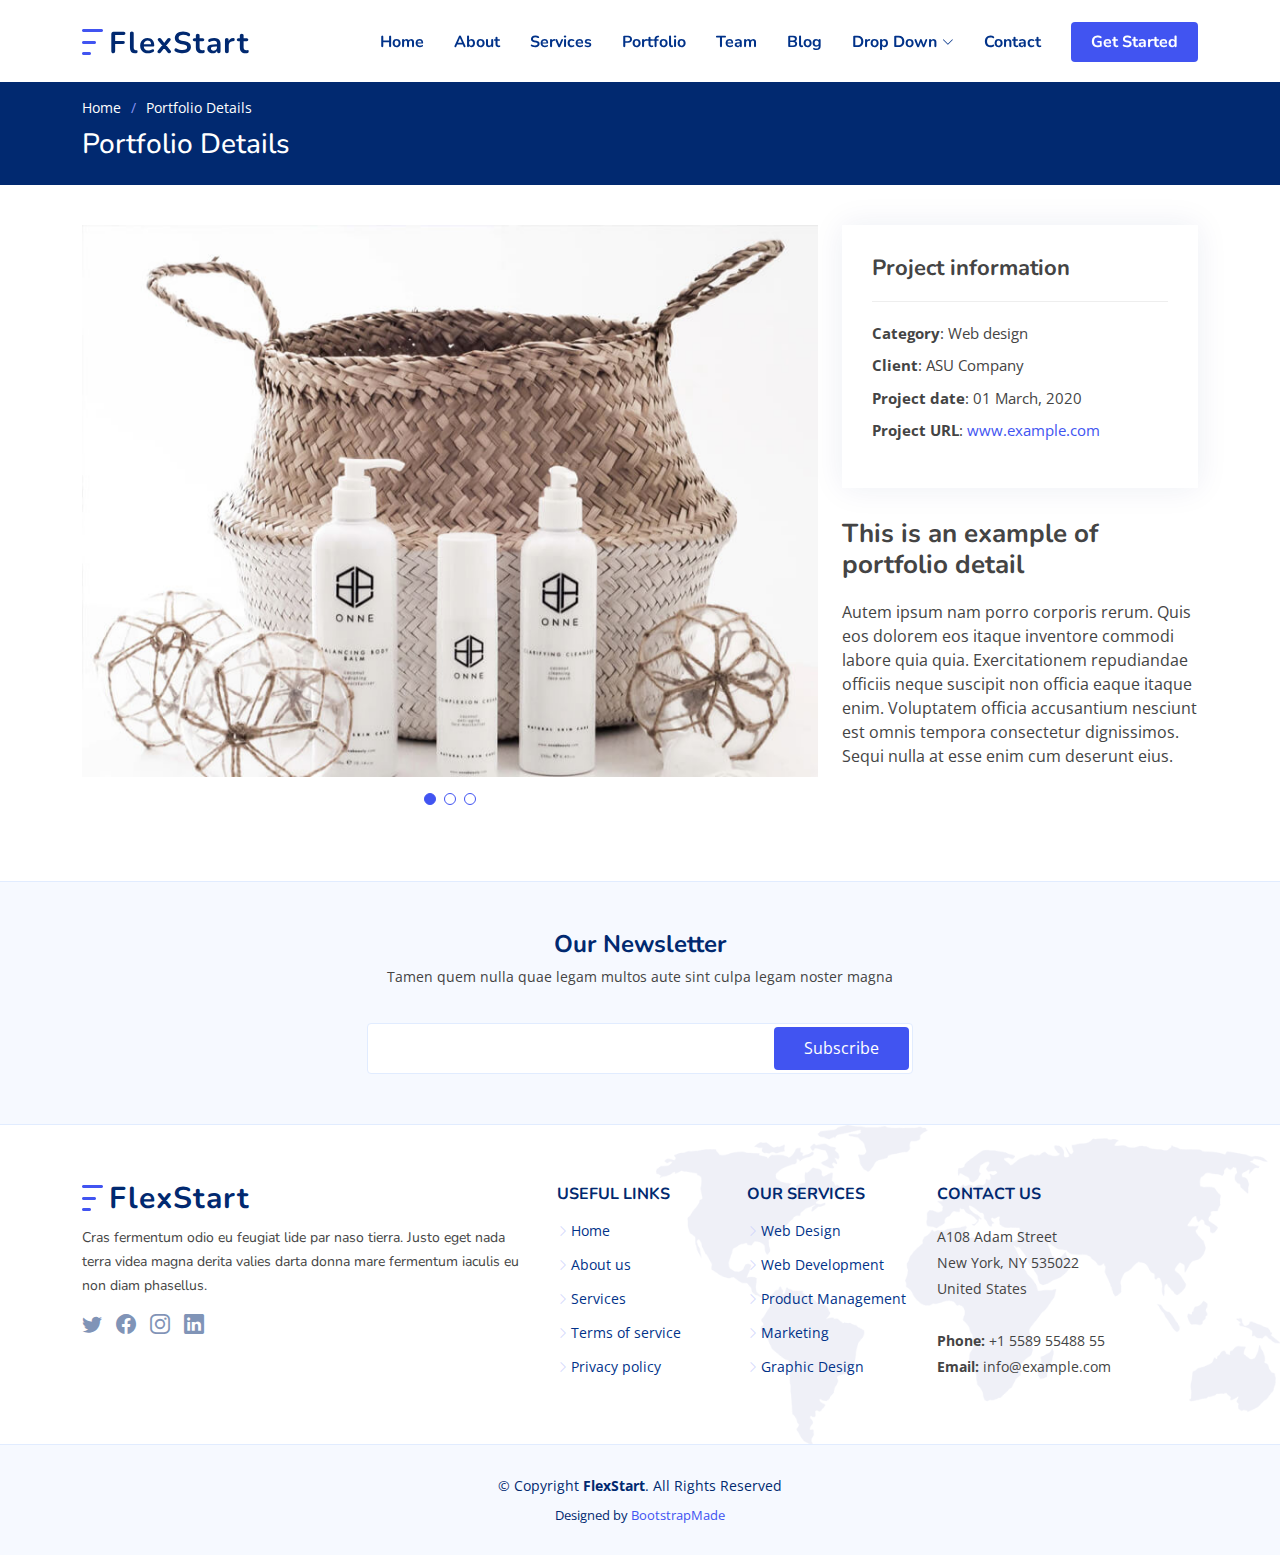
<file: varsity/templates/index/portfolio-details.html>
<!DOCTYPE html>
<html lang="en">

<head>
  <meta charset="utf-8">
  <meta content="width=device-width, initial-scale=1.0" name="viewport">

  <title>Portfolio Details - FlexStart Bootstrap Template</title>
  <meta content="" name="description">
  <meta content="" name="keywords">

  <!-- Favicons -->
  <link href="assets/img/favicon.png" rel="icon">
  <link href="assets/img/apple-touch-icon.png" rel="apple-touch-icon">

  <!-- Google Fonts -->
  <link href="https://fonts.googleapis.com/css?family=Open+Sans:300,300i,400,400i,600,600i,700,700i|Nunito:300,300i,400,400i,600,600i,700,700i|Poppins:300,300i,400,400i,500,500i,600,600i,700,700i" rel="stylesheet">

  <!-- Vendor CSS Files -->
  <link href="assets/vendor/aos/aos.css" rel="stylesheet">
  <link href="assets/vendor/bootstrap/css/bootstrap.min.css" rel="stylesheet">
  <link href="assets/vendor/bootstrap-icons/bootstrap-icons.css" rel="stylesheet">
  <link href="assets/vendor/glightbox/css/glightbox.min.css" rel="stylesheet">
  <link href="assets/vendor/remixicon/remixicon.css" rel="stylesheet">
  <link href="assets/vendor/swiper/swiper-bundle.min.css" rel="stylesheet">

  <!-- Template Main CSS File -->
  <link href="assets/css/style.css" rel="stylesheet">

  <!-- =======================================================
  * Template Name: FlexStart
  * Updated: Mar 10 2023 with Bootstrap v5.2.3
  * Template URL: https://bootstrapmade.com/flexstart-bootstrap-startup-template/
  * Author: BootstrapMade.com
  * License: https://bootstrapmade.com/license/
  ======================================================== -->
</head>

<body>

  <!-- ======= Header ======= -->
  <header id="header" class="header fixed-top">
    <div class="container-fluid container-xl d-flex align-items-center justify-content-between">

      <a href="index.html" class="logo d-flex align-items-center">
        <img src="assets/img/logo.png" alt="">
        <span>FlexStart</span>
      </a>

      <nav id="navbar" class="navbar">
        <ul>
          <li><a class="nav-link scrollto " href="#hero">Home</a></li>
          <li><a class="nav-link scrollto" href="#about">About</a></li>
          <li><a class="nav-link scrollto" href="#services">Services</a></li>
          <li><a class="nav-link scrollto" href="#portfolio">Portfolio</a></li>
          <li><a class="nav-link scrollto" href="#team">Team</a></li>
          <li><a href="blog.html">Blog</a></li>
          <li class="dropdown"><a href="#"><span>Drop Down</span> <i class="bi bi-chevron-down"></i></a>
            <ul>
              <li><a href="#">Drop Down 1</a></li>
              <li class="dropdown"><a href="#"><span>Deep Drop Down</span> <i class="bi bi-chevron-right"></i></a>
                <ul>
                  <li><a href="#">Deep Drop Down 1</a></li>
                  <li><a href="#">Deep Drop Down 2</a></li>
                  <li><a href="#">Deep Drop Down 3</a></li>
                  <li><a href="#">Deep Drop Down 4</a></li>
                  <li><a href="#">Deep Drop Down 5</a></li>
                </ul>
              </li>
              <li><a href="#">Drop Down 2</a></li>
              <li><a href="#">Drop Down 3</a></li>
              <li><a href="#">Drop Down 4</a></li>
            </ul>
          </li>
          <li><a class="nav-link scrollto" href="#contact">Contact</a></li>
          <li><a class="getstarted scrollto" href="#about">Get Started</a></li>
        </ul>
        <i class="bi bi-list mobile-nav-toggle"></i>
      </nav><!-- .navbar -->

    </div>
  </header><!-- End Header -->

  <main id="main">

    <!-- ======= Breadcrumbs ======= -->
    <section class="breadcrumbs">
      <div class="container">

        <ol>
          <li><a href="index.html">Home</a></li>
          <li>Portfolio Details</li>
        </ol>
        <h2>Portfolio Details</h2>

      </div>
    </section><!-- End Breadcrumbs -->

    <!-- ======= Portfolio Details Section ======= -->
    <section id="portfolio-details" class="portfolio-details">
      <div class="container">

        <div class="row gy-4">

          <div class="col-lg-8">
            <div class="portfolio-details-slider swiper">
              <div class="swiper-wrapper align-items-center">

                <div class="swiper-slide">
                  <img src="assets/img/portfolio/portfolio-1.jpg" alt="">
                </div>

                <div class="swiper-slide">
                  <img src="assets/img/portfolio/portfolio-2.jpg" alt="">
                </div>

                <div class="swiper-slide">
                  <img src="assets/img/portfolio/portfolio-3.jpg" alt="">
                </div>

              </div>
              <div class="swiper-pagination"></div>
            </div>
          </div>

          <div class="col-lg-4">
            <div class="portfolio-info">
              <h3>Project information</h3>
              <ul>
                <li><strong>Category</strong>: Web design</li>
                <li><strong>Client</strong>: ASU Company</li>
                <li><strong>Project date</strong>: 01 March, 2020</li>
                <li><strong>Project URL</strong>: <a href="#">www.example.com</a></li>
              </ul>
            </div>
            <div class="portfolio-description">
              <h2>This is an example of portfolio detail</h2>
              <p>
                Autem ipsum nam porro corporis rerum. Quis eos dolorem eos itaque inventore commodi labore quia quia. Exercitationem repudiandae officiis neque suscipit non officia eaque itaque enim. Voluptatem officia accusantium nesciunt est omnis tempora consectetur dignissimos. Sequi nulla at esse enim cum deserunt eius.
              </p>
            </div>
          </div>

        </div>

      </div>
    </section><!-- End Portfolio Details Section -->

  </main><!-- End #main -->

  <!-- ======= Footer ======= -->
  <footer id="footer" class="footer">

    <div class="footer-newsletter">
      <div class="container">
        <div class="row justify-content-center">
          <div class="col-lg-12 text-center">
            <h4>Our Newsletter</h4>
            <p>Tamen quem nulla quae legam multos aute sint culpa legam noster magna</p>
          </div>
          <div class="col-lg-6">
            <form action="" method="post">
              <input type="email" name="email"><input type="submit" value="Subscribe">
            </form>
          </div>
        </div>
      </div>
    </div>

    <div class="footer-top">
      <div class="container">
        <div class="row gy-4">
          <div class="col-lg-5 col-md-12 footer-info">
            <a href="index.html" class="logo d-flex align-items-center">
              <img src="assets/img/logo.png" alt="">
              <span>FlexStart</span>
            </a>
            <p>Cras fermentum odio eu feugiat lide par naso tierra. Justo eget nada terra videa magna derita valies darta donna mare fermentum iaculis eu non diam phasellus.</p>
            <div class="social-links mt-3">
              <a href="#" class="twitter"><i class="bi bi-twitter"></i></a>
              <a href="#" class="facebook"><i class="bi bi-facebook"></i></a>
              <a href="#" class="instagram"><i class="bi bi-instagram"></i></a>
              <a href="#" class="linkedin"><i class="bi bi-linkedin"></i></a>
            </div>
          </div>

          <div class="col-lg-2 col-6 footer-links">
            <h4>Useful Links</h4>
            <ul>
              <li><i class="bi bi-chevron-right"></i> <a href="#">Home</a></li>
              <li><i class="bi bi-chevron-right"></i> <a href="#">About us</a></li>
              <li><i class="bi bi-chevron-right"></i> <a href="#">Services</a></li>
              <li><i class="bi bi-chevron-right"></i> <a href="#">Terms of service</a></li>
              <li><i class="bi bi-chevron-right"></i> <a href="#">Privacy policy</a></li>
            </ul>
          </div>

          <div class="col-lg-2 col-6 footer-links">
            <h4>Our Services</h4>
            <ul>
              <li><i class="bi bi-chevron-right"></i> <a href="#">Web Design</a></li>
              <li><i class="bi bi-chevron-right"></i> <a href="#">Web Development</a></li>
              <li><i class="bi bi-chevron-right"></i> <a href="#">Product Management</a></li>
              <li><i class="bi bi-chevron-right"></i> <a href="#">Marketing</a></li>
              <li><i class="bi bi-chevron-right"></i> <a href="#">Graphic Design</a></li>
            </ul>
          </div>

          <div class="col-lg-3 col-md-12 footer-contact text-center text-md-start">
            <h4>Contact Us</h4>
            <p>
              A108 Adam Street <br>
              New York, NY 535022<br>
              United States <br><br>
              <strong>Phone:</strong> +1 5589 55488 55<br>
              <strong>Email:</strong> info@example.com<br>
            </p>

          </div>

        </div>
      </div>
    </div>

    <div class="container">
      <div class="copyright">
        &copy; Copyright <strong><span>FlexStart</span></strong>. All Rights Reserved
      </div>
      <div class="credits">
        <!-- All the links in the footer should remain intact. -->
        <!-- You can delete the links only if you purchased the pro version. -->
        <!-- Licensing information: https://bootstrapmade.com/license/ -->
        <!-- Purchase the pro version with working PHP/AJAX contact form: https://bootstrapmade.com/flexstart-bootstrap-startup-template/ -->
        Designed by <a href="https://bootstrapmade.com/">BootstrapMade</a>
      </div>
    </div>
  </footer><!-- End Footer -->

  <a href="#" class="back-to-top d-flex align-items-center justify-content-center"><i class="bi bi-arrow-up-short"></i></a>

  <!-- Vendor JS Files -->
  <script src="assets/vendor/purecounter/purecounter_vanilla.js"></script>
  <script src="assets/vendor/aos/aos.js"></script>
  <script src="assets/vendor/bootstrap/js/bootstrap.bundle.min.js"></script>
  <script src="assets/vendor/glightbox/js/glightbox.min.js"></script>
  <script src="assets/vendor/isotope-layout/isotope.pkgd.min.js"></script>
  <script src="assets/vendor/swiper/swiper-bundle.min.js"></script>
  <script src="assets/vendor/php-email-form/validate.js"></script>

  <!-- Template Main JS File -->
  <script src="assets/js/main.js"></script>

</body>

</html>
</file>
<file: varsity/templates/index/assets/css/style.css>
/**
* Template Name: FlexStart
* Updated: Mar 10 2023 with Bootstrap v5.2.3
* Template URL: https://bootstrapmade.com/flexstart-bootstrap-startup-template/
* Author: BootstrapMade.com
* License: https://bootstrapmade.com/license/
*/

/*--------------------------------------------------------------
# General
--------------------------------------------------------------*/
:root {
  scroll-behavior: smooth;
}

body {
  font-family: "Open Sans", sans-serif;
  color: #444444;
}

a {
  color: #4154f1;
  text-decoration: none;
}

a:hover {
  color: #717ff5;
  text-decoration: none;
}

h1,
h2,
h3,
h4,
h5,
h6 {
  font-family: "Nunito", sans-serif;
}

/*--------------------------------------------------------------
# Sections
--------------------------------------------------------------*/
section {
  padding: 60px 0;
  overflow: hidden;
}

.section-header {
  text-align: center;
  padding-bottom: 40px;
}

.section-header h2 {
  font-size: 13px;
  letter-spacing: 1px;
  font-weight: 700;
  margin: 0;
  color: #4154f1;
  text-transform: uppercase;
}

.section-header p {
  margin: 10px 0 0 0;
  padding: 0;
  font-size: 38px;
  line-height: 42px;
  font-weight: 700;
  color: #012970;
}

@media (max-width: 768px) {
  .section-header p {
    font-size: 28px;
    line-height: 32px;
  }
}

/*--------------------------------------------------------------
# Breadcrumbs
--------------------------------------------------------------*/
.breadcrumbs {
  padding: 15px 0;
  background: #012970;
  min-height: 40px;
  margin-top: 82px;
  color: #fff;
}

@media (max-width: 992px) {
  .breadcrumbs {
    margin-top: 57px;
  }
}

.breadcrumbs h2 {
  font-size: 28px;
  font-weight: 500;
}

.breadcrumbs ol {
  display: flex;
  flex-wrap: wrap;
  list-style: none;
  padding: 0 0 10px 0;
  margin: 0;
  font-size: 14px;
}

.breadcrumbs ol a {
  color: #fff;
  transition: 0.3s;
}

.breadcrumbs ol a:hover {
  text-decoration: underline;
}

.breadcrumbs ol li+li {
  padding-left: 10px;
}

.breadcrumbs ol li+li::before {
  display: inline-block;
  padding-right: 10px;
  color: #8894f6;
  content: "/";
}

/*--------------------------------------------------------------
# Back to top button
--------------------------------------------------------------*/
.back-to-top {
  position: fixed;
  visibility: hidden;
  opacity: 0;
  right: 15px;
  bottom: 15px;
  z-index: 99999;
  background: #4154f1;
  width: 40px;
  height: 40px;
  border-radius: 4px;
  transition: all 0.4s;
}

.back-to-top i {
  font-size: 24px;
  color: #fff;
  line-height: 0;
}

.back-to-top:hover {
  background: #6776f4;
  color: #fff;
}

.back-to-top.active {
  visibility: visible;
  opacity: 1;
}

/*--------------------------------------------------------------
# Disable aos animation delay on mobile devices
--------------------------------------------------------------*/
@media screen and (max-width: 768px) {
  [data-aos-delay] {
    transition-delay: 0 !important;
  }
}

/*--------------------------------------------------------------
# Header
--------------------------------------------------------------*/
.header {
  transition: all 0.5s;
  z-index: 997;
  padding: 20px 0;
}

.header.header-scrolled {
  background: #fff;
  padding: 15px 0;
  box-shadow: 0px 2px 20px rgba(1, 41, 112, 0.1);
}

.header .logo {
  line-height: 0;
}

.header .logo img {
  max-height: 40px;
  margin-right: 6px;
}

.header .logo span {
  font-size: 30px;
  font-weight: 700;
  letter-spacing: 1px;
  color: #012970;
  font-family: "Nunito", sans-serif;
  margin-top: 3px;
}

/*--------------------------------------------------------------
# Navigation Menu
--------------------------------------------------------------*/
/**
* Desktop Navigation 
*/
.navbar {
  padding: 0;
}

.navbar ul {
  margin: 0;
  padding: 0;
  display: flex;
  list-style: none;
  align-items: center;
}

.navbar li {
  position: relative;
}

.navbar a,
.navbar a:focus {
  display: flex;
  align-items: center;
  justify-content: space-between;
  padding: 10px 0 10px 30px;
  font-family: "Nunito", sans-serif;
  font-size: 16px;
  font-weight: 700;
  color: #013289;
  white-space: nowrap;
  transition: 0.3s;
}

.navbar a i,
.navbar a:focus i {
  font-size: 12px;
  line-height: 0;
  margin-left: 5px;
}

.navbar a:hover,
.navbar .active,
.navbar .active:focus,
.navbar li:hover>a {
  color: #4154f1;
}

.navbar .getstarted,
.navbar .getstarted:focus {
  background: #4154f1;
  padding: 8px 20px;
  margin-left: 30px;
  border-radius: 4px;
  color: #fff;
}

.navbar .getstarted:hover,
.navbar .getstarted:focus:hover {
  color: #fff;
  background: #5969f3;
}

.navbar .dropdown ul {
  display: block;
  position: absolute;
  left: 14px;
  top: calc(100% + 30px);
  margin: 0;
  padding: 10px 0;
  z-index: 99;
  opacity: 0;
  visibility: hidden;
  background: #fff;
  box-shadow: 0px 0px 30px rgba(127, 137, 161, 0.25);
  transition: 0.3s;
  border-radius: 4px;
}

.navbar .dropdown ul li {
  min-width: 200px;
}

.navbar .dropdown ul a {
  padding: 10px 20px;
  font-size: 15px;
  text-transform: none;
  font-weight: 600;
}

.navbar .dropdown ul a i {
  font-size: 12px;
}

.navbar .dropdown ul a:hover,
.navbar .dropdown ul .active:hover,
.navbar .dropdown ul li:hover>a {
  color: #4154f1;
}

.navbar .dropdown:hover>ul {
  opacity: 1;
  top: 100%;
  visibility: visible;
}

.navbar .dropdown .dropdown ul {
  top: 0;
  left: calc(100% - 30px);
  visibility: hidden;
}

.navbar .dropdown .dropdown:hover>ul {
  opacity: 1;
  top: 0;
  left: 100%;
  visibility: visible;
}

@media (max-width: 1366px) {
  .navbar .dropdown .dropdown ul {
    left: -90%;
  }

  .navbar .dropdown .dropdown:hover>ul {
    left: -100%;
  }
}

/**
* Mobile Navigation 
*/
.mobile-nav-toggle {
  color: #012970;
  font-size: 28px;
  cursor: pointer;
  display: none;
  line-height: 0;
  transition: 0.5s;
}

.mobile-nav-toggle.bi-x {
  color: #fff;
}

@media (max-width: 991px) {
  .mobile-nav-toggle {
    display: block;
  }

  .navbar ul {
    display: none;
  }
}

.navbar-mobile {
  position: fixed;
  overflow: hidden;
  top: 0;
  right: 0;
  left: 0;
  bottom: 0;
  background: rgba(1, 22, 61, 0.9);
  transition: 0.3s;
}

.navbar-mobile .mobile-nav-toggle {
  position: absolute;
  top: 15px;
  right: 15px;
}

.navbar-mobile ul {
  display: block;
  position: absolute;
  top: 55px;
  right: 15px;
  bottom: 15px;
  left: 15px;
  padding: 10px 0;
  border-radius: 10px;
  background-color: #fff;
  overflow-y: auto;
  transition: 0.3s;
}

.navbar-mobile a,
.navbar-mobile a:focus {
  padding: 10px 20px;
  font-size: 15px;
  color: #012970;
}

.navbar-mobile a:hover,
.navbar-mobile .active,
.navbar-mobile li:hover>a {
  color: #4154f1;
}

.navbar-mobile .getstarted,
.navbar-mobile .getstarted:focus {
  margin: 15px;
}

.navbar-mobile .dropdown ul {
  position: static;
  display: none;
  margin: 10px 20px;
  padding: 10px 0;
  z-index: 99;
  opacity: 1;
  visibility: visible;
  background: #fff;
  box-shadow: 0px 0px 30px rgba(127, 137, 161, 0.25);
}

.navbar-mobile .dropdown ul li {
  min-width: 200px;
}

.navbar-mobile .dropdown ul a {
  padding: 10px 20px;
}

.navbar-mobile .dropdown ul a i {
  font-size: 12px;
}

.navbar-mobile .dropdown ul a:hover,
.navbar-mobile .dropdown ul .active:hover,
.navbar-mobile .dropdown ul li:hover>a {
  color: #4154f1;
}

.navbar-mobile .dropdown>.dropdown-active {
  display: block;
}

/*--------------------------------------------------------------
# Hero Section
--------------------------------------------------------------*/
.hero {
  width: 100%;
  height: 100vh;
  background: url(../img/hero-bg.png) top center no-repeat;
  background-size: cover;
}

.hero h1 {
  margin: 0;
  font-size: 48px;
  font-weight: 700;
  color: #012970;
}

.hero h2 {
  color: #444444;
  margin: 15px 0 0 0;
  font-size: 26px;
}

.hero .btn-get-started {
  margin-top: 30px;
  line-height: 0;
  padding: 15px 40px;
  border-radius: 4px;
  transition: 0.5s;
  color: #fff;
  background: #4154f1;
  box-shadow: 0px 5px 30px rgba(65, 84, 241, 0.4);
}

.hero .btn-get-started span {
  font-family: "Nunito", sans-serif;
  font-weight: 600;
  font-size: 16px;
  letter-spacing: 1px;
}

.hero .btn-get-started i {
  margin-left: 5px;
  font-size: 18px;
  transition: 0.3s;
}

.hero .btn-get-started:hover i {
  transform: translateX(5px);
}

.hero .hero-img {
  text-align: right;
}

@media (min-width: 1024px) {
  .hero {
    background-attachment: fixed;
  }
}

@media (max-width: 991px) {
  .hero {
    height: auto;
    padding: 120px 0 60px 0;
  }

  .hero .hero-img {
    text-align: center;
    margin-top: 80px;
  }

  .hero .hero-img img {
    width: 80%;
  }
}

@media (max-width: 768px) {
  .hero {
    text-align: center;
  }

  .hero h1 {
    font-size: 32px;
  }

  .hero h2 {
    font-size: 24px;
  }

  .hero .hero-img img {
    width: 100%;
  }
}

/*--------------------------------------------------------------
# Index Page
--------------------------------------------------------------*/
/*--------------------------------------------------------------
# About
--------------------------------------------------------------*/
.about .content {
  background-color: #f6f9ff;
  padding: 40px;
}

.about h3 {
  font-size: 14px;
  font-weight: 700;
  color: #4154f1;
  text-transform: uppercase;
}

.about h2 {
  font-size: 24px;
  font-weight: 700;
  color: #012970;
}

.about p {
  margin: 15px 0 30px 0;
  line-height: 24px;
}

.about .btn-read-more {
  line-height: 0;
  padding: 15px 40px;
  border-radius: 4px;
  transition: 0.5s;
  color: #fff;
  background: #4154f1;
  box-shadow: 0px 5px 25px rgba(65, 84, 241, 0.3);
}

.about .btn-read-more span {
  font-family: "Nunito", sans-serif;
  font-weight: 600;
  font-size: 16px;
  letter-spacing: 1px;
}

.about .btn-read-more i {
  margin-left: 5px;
  font-size: 18px;
  transition: 0.3s;
}

.about .btn-read-more:hover i {
  transform: translateX(5px);
}

/*--------------------------------------------------------------
# Values
--------------------------------------------------------------*/
.values .box {
  padding: 30px;
  box-shadow: 0px 0 5px rgba(1, 41, 112, 0.08);
  text-align: center;
  transition: 0.3s;
  height: 100%;
}

.values .box img {
  padding: 30px 50px;
  transition: 0.5s;
  transform: scale(1.1);
}

.values .box h3 {
  font-size: 24px;
  color: #012970;
  font-weight: 700;
  margin-bottom: 18px;
}

.values .box:hover {
  box-shadow: 0px 0 30px rgba(1, 41, 112, 0.08);
}

.values .box:hover img {
  transform: scale(1);
}

/*--------------------------------------------------------------
# Counts
--------------------------------------------------------------*/
.counts {
  padding: 70px 0 60px;
}

.counts .count-box {
  display: flex;
  align-items: center;
  padding: 30px;
  width: 100%;
  background: #fff;
  box-shadow: 0px 0 30px rgba(1, 41, 112, 0.08);
}

.counts .count-box i {
  font-size: 42px;
  line-height: 0;
  margin-right: 20px;
  color: #4154f1;
}

.counts .count-box span {
  font-size: 36px;
  display: block;
  font-weight: 600;
  color: #0b198f;
}

.counts .count-box p {
  padding: 0;
  margin: 0;
  font-family: "Nunito", sans-serif;
  font-size: 14px;
}

/*--------------------------------------------------------------
# Features
--------------------------------------------------------------*/
.features .feature-box {
  padding: 24px 20px;
  box-shadow: 0px 0 30px rgba(1, 41, 112, 0.08);
  transition: 0.3s;
  height: 100%;
}

.features .feature-box h3 {
  font-size: 18px;
  color: #012970;
  font-weight: 700;
  margin: 0;
}

.features .feature-box i {
  line-height: 0;
  background: #ecf3ff;
  padding: 4px;
  margin-right: 10px;
  font-size: 24px;
  border-radius: 3px;
  transition: 0.3s;
}

.features .feature-box:hover i {
  background: #4154f1;
  color: #fff;
}

.features .feture-tabs {
  margin-top: 120px;
}

.features .feture-tabs h3 {
  color: #012970;
  font-weight: 700;
  font-size: 32px;
  margin-bottom: 10px;
}

@media (max-width: 768px) {
  .features .feture-tabs h3 {
    font-size: 28px;
  }
}

.features .feture-tabs .nav-pills {
  border-bottom: 1px solid #eee;
}

.features .feture-tabs .nav-link {
  background: none;
  text-transform: uppercase;
  font-size: 15px;
  font-weight: 600;
  color: #012970;
  padding: 12px 0;
  margin-right: 25px;
  margin-bottom: -2px;
  border-radius: 0;
}

.features .feture-tabs .nav-link.active {
  color: #4154f1;
  border-bottom: 3px solid #4154f1;
}

.features .feture-tabs .tab-content h4 {
  font-size: 18px;
  margin: 0;
  font-weight: 700;
  color: #012970;
}

.features .feture-tabs .tab-content i {
  font-size: 24px;
  line-height: 0;
  margin-right: 8px;
  color: #4154f1;
}

.features .feature-icons {
  margin-top: 120px;
}

.features .feature-icons h3 {
  color: #012970;
  font-weight: 700;
  font-size: 32px;
  margin-bottom: 20px;
  text-align: center;
}

@media (max-width: 768px) {
  .features .feature-icons h3 {
    font-size: 28px;
  }
}

.features .feature-icons .content .icon-box {
  display: flex;
}

.features .feature-icons .content .icon-box h4 {
  font-size: 20px;
  font-weight: 700;
  margin: 0 0 10px 0;
  color: #012970;
}

.features .feature-icons .content .icon-box i {
  font-size: 44px;
  line-height: 44px;
  color: #0245bc;
  margin-right: 15px;
}

.features .feature-icons .content .icon-box p {
  font-size: 15px;
  color: #848484;
}

/*--------------------------------------------------------------
# Services
--------------------------------------------------------------*/
.services .service-box {
  box-shadow: 0px 0 30px rgba(1, 41, 112, 0.08);
  height: 100%;
  padding: 60px 30px;
  text-align: center;
  transition: 0.3s;
  border-radius: 5px;
}

.services .service-box .icon {
  font-size: 36px;
  padding: 40px 20px;
  border-radius: 4px;
  position: relative;
  margin-bottom: 25px;
  display: inline-block;
  line-height: 0;
  transition: 0.3s;
}

.services .service-box h3 {
  color: #444444;
  font-weight: 700;
}

.services .service-box .read-more {
  display: inline-flex;
  align-items: center;
  justify-content: center;
  font-weight: 600;
  font-size: 16px;
  padding: 8px 20px;
}

.services .service-box .read-more i {
  line-height: 0;
  margin-left: 5px;
  font-size: 18px;
}

.services .service-box.blue {
  border-bottom: 3px solid #2db6fa;
}

.services .service-box.blue .icon {
  color: #2db6fa;
  background: #dbf3fe;
}

.services .service-box.blue .read-more {
  color: #2db6fa;
}

.services .service-box.blue:hover {
  background: #2db6fa;
}

.services .service-box.orange {
  border-bottom: 3px solid #f68c09;
}

.services .service-box.orange .icon {
  color: #f68c09;
  background: #fde3c4;
}

.services .service-box.orange .read-more {
  color: #f68c09;
}

.services .service-box.orange:hover {
  background: #f68c09;
}

.services .service-box.green {
  border-bottom: 3px solid #08da4e;
}

.services .service-box.green .icon {
  color: #08da4e;
  background: #cffddf;
}

.services .service-box.green .read-more {
  color: #08da4e;
}

.services .service-box.green:hover {
  background: #08da4e;
}

.services .service-box.red {
  border-bottom: 3px solid #e9222c;
}

.services .service-box.red .icon {
  color: #e9222c;
  background: #fef7f8;
}

.services .service-box.red .read-more {
  color: #e9222c;
}

.services .service-box.red:hover {
  background: #e9222c;
}

.services .service-box.purple {
  border-bottom: 3px solid #b50edf;
}

.services .service-box.purple .icon {
  color: #b50edf;
  background: #f8e4fd;
}

.services .service-box.purple .read-more {
  color: #b50edf;
}

.services .service-box.purple:hover {
  background: #b50edf;
}

.services .service-box.pink {
  border-bottom: 3px solid #f51f9c;
}

.services .service-box.pink .icon {
  color: #f51f9c;
  background: #feecf7;
}

.services .service-box.pink .read-more {
  color: #f51f9c;
}

.services .service-box.pink:hover {
  background: #f51f9c;
}

.services .service-box:hover h3,
.services .service-box:hover p,
.services .service-box:hover .read-more {
  color: #fff;
}

.services .service-box:hover .icon {
  background: #fff;
}

/*--------------------------------------------------------------
# Pricing
--------------------------------------------------------------*/
.pricing .box {
  padding: 40px 20px;
  background: #fff;
  text-align: center;
  box-shadow: 0px 0 30px rgba(1, 41, 112, 0.08);
  border-radius: 4px;
  position: relative;
  overflow: hidden;
  transition: 0.3s;
}

.pricing .box:hover {
  transform: scale(1.1);
  box-shadow: 0px 0 30px rgba(1, 41, 112, 0.1);
}

.pricing h3 {
  font-weight: 700;
  font-size: 18px;
  margin-bottom: 15px;
}

.pricing .price {
  font-size: 36px;
  color: #444444;
  font-weight: 600;
  font-family: "Poppins", sans-serif;
}

.pricing .price sup {
  font-size: 20px;
  top: -15px;
  left: -3px;
}

.pricing .price span {
  color: #bababa;
  font-size: 16px;
  font-weight: 300;
}

.pricing img {
  padding: 30px 40px;
}

.pricing ul {
  padding: 0;
  list-style: none;
  color: #444444;
  text-align: center;
  line-height: 26px;
  font-size: 16px;
  margin-bottom: 25px;
}

.pricing ul li {
  padding-bottom: 10px;
}

.pricing ul .na {
  color: #ccc;
  text-decoration: line-through;
}

.pricing .btn-buy {
  display: inline-block;
  padding: 8px 40px 10px 40px;
  border-radius: 50px;
  color: #4154f1;
  transition: none;
  font-size: 16px;
  font-weight: 400;
  font-family: "Nunito", sans-serif;
  font-weight: 600;
  transition: 0.3s;
  border: 1px solid #4154f1;
}

.pricing .btn-buy:hover {
  background: #4154f1;
  color: #fff;
}

.pricing .featured {
  width: 200px;
  position: absolute;
  top: 18px;
  right: -68px;
  transform: rotate(45deg);
  z-index: 1;
  font-size: 14px;
  padding: 1px 0 3px 0;
  background: #4154f1;
  color: #fff;
}

/*--------------------------------------------------------------
# F.A.Q
--------------------------------------------------------------*/
.faq .accordion-collapse {
  border: 0;
}

.faq .accordion-button {
  padding: 15px 15px 20px 0;
  font-weight: 600;
  border: 0;
  font-size: 18px;
  color: #444444;
  text-align: left;
}

.faq .accordion-button:focus {
  box-shadow: none;
}

.faq .accordion-button:not(.collapsed) {
  background: none;
  color: #4154f1;
  border-bottom: 0;
}

.faq .accordion-body {
  padding: 0 0 25px 0;
  border: 0;
}

/*--------------------------------------------------------------
# Portfolio
--------------------------------------------------------------*/
.portfolio #portfolio-flters {
  padding: 0;
  margin: 0 auto 25px auto;
  list-style: none;
  text-align: center;
  background: white;
  border-radius: 50px;
  padding: 2px 15px;
}

.portfolio #portfolio-flters li {
  cursor: pointer;
  display: inline-block;
  padding: 8px 20px 10px 20px;
  font-size: 15px;
  font-weight: 600;
  line-height: 1;
  color: #444444;
  margin: 0 4px 8px 4px;
  transition: 0.3s;
  border-radius: 50px;
  border: 1px solid #fff;
}

.portfolio #portfolio-flters li:hover,
.portfolio #portfolio-flters li.filter-active {
  color: #4154f1;
  border-color: #4154f1;
}

.portfolio #portfolio-flters li:last-child {
  margin-right: 0;
}

.portfolio .portfolio-wrap {
  transition: 0.3s;
  position: relative;
  overflow: hidden;
  z-index: 1;
  background: rgba(255, 255, 255, 0.75);
}

.portfolio .portfolio-wrap::before {
  content: "";
  background: rgba(255, 255, 255, 0.75);
  position: absolute;
  left: 30px;
  right: 30px;
  top: 30px;
  bottom: 30px;
  transition: all ease-in-out 0.3s;
  z-index: 2;
  opacity: 0;
}

.portfolio .portfolio-wrap img {
  transition: 1s;
}

.portfolio .portfolio-wrap .portfolio-info {
  opacity: 0;
  position: absolute;
  top: 0;
  left: 0;
  right: 0;
  bottom: 0;
  text-align: center;
  z-index: 3;
  transition: all ease-in-out 0.3s;
  display: flex;
  flex-direction: column;
  justify-content: center;
  align-items: center;
}

.portfolio .portfolio-wrap .portfolio-info::before {
  display: block;
  content: "";
  width: 48px;
  height: 48px;
  position: absolute;
  top: 35px;
  left: 35px;
  border-top: 3px solid rgba(1, 41, 112, 0.2);
  border-left: 3px solid rgba(1, 41, 112, 0.2);
  transition: all 0.5s ease 0s;
  z-index: 9994;
}

.portfolio .portfolio-wrap .portfolio-info::after {
  display: block;
  content: "";
  width: 48px;
  height: 48px;
  position: absolute;
  bottom: 35px;
  right: 35px;
  border-bottom: 3px solid rgba(1, 41, 112, 0.2);
  border-right: 3px solid rgba(1, 41, 112, 0.2);
  transition: all 0.5s ease 0s;
  z-index: 9994;
}

.portfolio .portfolio-wrap .portfolio-info h4 {
  font-size: 20px;
  color: #012970;
  font-weight: 700;
}

.portfolio .portfolio-wrap .portfolio-info p {
  color: #012970;
  font-weight: 600;
  font-size: 14px;
  text-transform: uppercase;
  padding: 0;
  margin: 0;
}

.portfolio .portfolio-wrap .portfolio-links {
  text-align: center;
  z-index: 4;
}

.portfolio .portfolio-wrap .portfolio-links a {
  color: #fff;
  background: #4154f1;
  margin: 10px 2px;
  width: 36px;
  height: 36px;
  display: inline-flex;
  align-items: center;
  justify-content: center;
  border-radius: 50%;
  transition: 0.3s;
}

.portfolio .portfolio-wrap .portfolio-links a i {
  font-size: 24px;
  line-height: 0;
}

.portfolio .portfolio-wrap .portfolio-links a:hover {
  background: #5969f3;
}

.portfolio .portfolio-wrap:hover img {
  transform: scale(1.1);
}

.portfolio .portfolio-wrap:hover::before {
  top: 0;
  left: 0;
  right: 0;
  bottom: 0;
  opacity: 1;
}

.portfolio .portfolio-wrap:hover .portfolio-info {
  opacity: 1;
}

.portfolio .portfolio-wrap:hover .portfolio-info::before {
  top: 15px;
  left: 15px;
}

.portfolio .portfolio-wrap:hover .portfolio-info::after {
  bottom: 15px;
  right: 15px;
}

/*--------------------------------------------------------------
# Portfolio Details
--------------------------------------------------------------*/
.portfolio-details {
  padding-top: 40px;
}

.portfolio-details .portfolio-details-slider img {
  width: 100%;
}

.portfolio-details .portfolio-details-slider .swiper-pagination {
  margin-top: 20px;
  position: relative;
}

.portfolio-details .portfolio-details-slider .swiper-pagination .swiper-pagination-bullet {
  width: 12px;
  height: 12px;
  background-color: #fff;
  opacity: 1;
  border: 1px solid #4154f1;
}

.portfolio-details .portfolio-details-slider .swiper-pagination .swiper-pagination-bullet-active {
  background-color: #4154f1;
}

.portfolio-details .portfolio-info {
  padding: 30px;
  box-shadow: 0px 0 30px rgba(1, 41, 112, 0.08);
}

.portfolio-details .portfolio-info h3 {
  font-size: 22px;
  font-weight: 700;
  margin-bottom: 20px;
  padding-bottom: 20px;
  border-bottom: 1px solid #eee;
}

.portfolio-details .portfolio-info ul {
  list-style: none;
  padding: 0;
  font-size: 15px;
}

.portfolio-details .portfolio-info ul li+li {
  margin-top: 10px;
}

.portfolio-details .portfolio-description {
  padding-top: 30px;
}

.portfolio-details .portfolio-description h2 {
  font-size: 26px;
  font-weight: 700;
  margin-bottom: 20px;
}

.portfolio-details .portfolio-description p {
  padding: 0;
}

/*--------------------------------------------------------------
# Testimonials
--------------------------------------------------------------*/
.testimonials .testimonial-item {
  box-sizing: content-box;
  padding: 30px;
  margin: 40px 30px;
  box-shadow: 0px 0 20px rgba(1, 41, 112, 0.1);
  background: #fff;
  min-height: 320px;
  display: flex;
  flex-direction: column;
  text-align: center;
  transition: 0.3s;
}

.testimonials .testimonial-item .stars {
  margin-bottom: 15px;
}

.testimonials .testimonial-item .stars i {
  color: #ffc107;
  margin: 0 1px;
}

.testimonials .testimonial-item .testimonial-img {
  width: 90px;
  border-radius: 50%;
  border: 4px solid #fff;
  margin: 0 auto;
}

.testimonials .testimonial-item h3 {
  font-size: 18px;
  font-weight: bold;
  margin: 10px 0 5px 0;
  color: #111;
}

.testimonials .testimonial-item h4 {
  font-size: 14px;
  color: #999;
  margin: 0;
}

.testimonials .testimonial-item p {
  font-style: italic;
  margin: 0 auto 15px auto;
}

.testimonials .swiper-pagination {
  margin-top: 20px;
  position: relative;
}

.testimonials .swiper-pagination .swiper-pagination-bullet {
  width: 12px;
  height: 12px;
  background-color: #fff;
  opacity: 1;
  border: 1px solid #4154f1;
}

.testimonials .swiper-pagination .swiper-pagination-bullet-active {
  background-color: #4154f1;
}

.testimonials .swiper-slide {
  opacity: 0.3;
}

@media (max-width: 1199px) {
  .testimonials .swiper-slide-active {
    opacity: 1;
  }

  .testimonials .swiper-pagination {
    margin-top: 0;
  }
}

@media (min-width: 1200px) {
  .testimonials .swiper-slide-next {
    opacity: 1;
    transform: scale(1.12);
  }
}

/*--------------------------------------------------------------
# Team
--------------------------------------------------------------*/
.team {
  background: #fff;
  padding: 60px 0;
}

.team .member {
  overflow: hidden;
  text-align: center;
  border-radius: 5px;
  background: #fff;
  box-shadow: 0px 0 30px rgba(1, 41, 112, 0.08);
  transition: 0.3s;
}

.team .member .member-img {
  position: relative;
  overflow: hidden;
}

.team .member .member-img:after {
  position: absolute;
  content: "";
  left: 0;
  bottom: 0;
  height: 100%;
  width: 100%;
  background: url(../img/team-shape.svg) no-repeat center bottom;
  background-size: contain;
  z-index: 1;
}

.team .member .social {
  position: absolute;
  right: -100%;
  top: 30px;
  opacity: 0;
  border-radius: 4px;
  transition: 0.5s;
  background: rgba(255, 255, 255, 0.3);
  z-index: 2;
}

.team .member .social a {
  transition: color 0.3s;
  color: rgba(1, 41, 112, 0.5);
  margin: 15px 12px;
  display: block;
  line-height: 0;
  text-align: center;
}

.team .member .social a:hover {
  color: rgba(1, 41, 112, 0.8);
}

.team .member .social i {
  font-size: 18px;
}

.team .member .member-info {
  padding: 10px 15px 20px 15px;
}

.team .member .member-info h4 {
  font-weight: 700;
  margin-bottom: 5px;
  font-size: 20px;
  color: #012970;
}

.team .member .member-info span {
  display: block;
  font-size: 14px;
  font-weight: 400;
  color: #aaaaaa;
}

.team .member .member-info p {
  font-style: italic;
  font-size: 14px;
  padding-top: 15px;
  line-height: 26px;
  color: #5e5e5e;
}

.team .member:hover {
  transform: scale(1.08);
  box-shadow: 0px 0 30px rgba(1, 41, 112, 0.1);
}

.team .member:hover .social {
  right: 8px;
  opacity: 1;
}

/*--------------------------------------------------------------
# Clients
--------------------------------------------------------------*/
.clients .clients-slider .swiper-slide img {
  opacity: 0.5;
  transition: 0.3s;
}

.clients .clients-slider .swiper-slide img:hover {
  opacity: 1;
}

.clients .clients-slider .swiper-pagination {
  margin-top: 20px;
  position: relative;
}

.clients .clients-slider .swiper-pagination .swiper-pagination-bullet {
  width: 12px;
  height: 12px;
  background-color: #fff;
  opacity: 1;
  border: 1px solid #4154f1;
}

.clients .clients-slider .swiper-pagination .swiper-pagination-bullet-active {
  background-color: #4154f1;
}

/*--------------------------------------------------------------
# Recent Blog Posts
--------------------------------------------------------------*/
.recent-blog-posts .post-box {
  box-shadow: 0px 0 30px rgba(1, 41, 112, 0.08);
  transition: 0.3s;
  height: 100%;
  overflow: hidden;
  padding: 30px;
  border-radius: 8px;
  position: relative;
  display: flex;
  flex-direction: column;
}

.recent-blog-posts .post-box .post-img {
  overflow: hidden;
  margin: -30px -30px 15px -30px;
  position: relative;
}

.recent-blog-posts .post-box .post-img img {
  transition: 0.5s;
}

.recent-blog-posts .post-box .post-date {
  font-size: 16px;
  font-weight: 600;
  color: rgba(1, 41, 112, 0.6);
  display: block;
  margin-bottom: 10px;
}

.recent-blog-posts .post-box .post-title {
  font-size: 24px;
  color: #012970;
  font-weight: 700;
  margin-bottom: 18px;
  position: relative;
  transition: 0.3s;
}

.recent-blog-posts .post-box .readmore {
  display: flex;
  align-items: center;
  font-weight: 600;
  line-height: 1;
  transition: 0.3s;
}

.recent-blog-posts .post-box .readmore i {
  line-height: 0;
  margin-left: 4px;
  font-size: 18px;
}

.recent-blog-posts .post-box:hover .post-title {
  color: #4154f1;
}

.recent-blog-posts .post-box:hover .post-img img {
  transform: rotate(6deg) scale(1.2);
}

/*--------------------------------------------------------------
# Contact
--------------------------------------------------------------*/
.contact .info-box {
  color: #444444;
  background: #fafbff;
  padding: 30px;
}

.contact .info-box i {
  font-size: 38px;
  line-height: 0;
  color: #4154f1;
}

.contact .info-box h3 {
  font-size: 20px;
  color: #012970;
  font-weight: 700;
  margin: 20px 0 10px 0;
}

.contact .info-box p {
  padding: 0;
  line-height: 24px;
  font-size: 14px;
  margin-bottom: 0;
}

.contact .php-email-form {
  background: #fafbff;
  padding: 30px;
  height: 100%;
}

.contact .php-email-form .error-message {
  display: none;
  color: #fff;
  background: #ed3c0d;
  text-align: left;
  padding: 15px;
  margin-bottom: 24px;
  font-weight: 600;
}

.contact .php-email-form .sent-message {
  display: none;
  color: #fff;
  background: #18d26e;
  text-align: center;
  padding: 15px;
  margin-bottom: 24px;
  font-weight: 600;
}

.contact .php-email-form .loading {
  display: none;
  background: #fff;
  text-align: center;
  padding: 15px;
  margin-bottom: 24px;
}

.contact .php-email-form .loading:before {
  content: "";
  display: inline-block;
  border-radius: 50%;
  width: 24px;
  height: 24px;
  margin: 0 10px -6px 0;
  border: 3px solid #18d26e;
  border-top-color: #eee;
  animation: animate-loading 1s linear infinite;
}

.contact .php-email-form input,
.contact .php-email-form textarea {
  border-radius: 0;
  box-shadow: none;
  font-size: 14px;
  border-radius: 0;
}

.contact .php-email-form input:focus,
.contact .php-email-form textarea:focus {
  border-color: #4154f1;
}

.contact .php-email-form input {
  padding: 10px 15px;
}

.contact .php-email-form textarea {
  padding: 12px 15px;
}

.contact .php-email-form button[type=submit] {
  background: #4154f1;
  border: 0;
  padding: 10px 30px;
  color: #fff;
  transition: 0.4s;
  border-radius: 4px;
}

.contact .php-email-form button[type=submit]:hover {
  background: #5969f3;
}

@keyframes animate-loading {
  0% {
    transform: rotate(0deg);
  }

  100% {
    transform: rotate(360deg);
  }
}

/*--------------------------------------------------------------
# Blog
--------------------------------------------------------------*/
.blog {
  padding: 40px 0 20px 0;
}

.blog .entry {
  padding: 30px;
  margin-bottom: 60px;
  box-shadow: 0 4px 16px rgba(0, 0, 0, 0.1);
}

.blog .entry .entry-img {
  max-height: 440px;
  margin: -30px -30px 20px -30px;
  overflow: hidden;
}

.blog .entry .entry-title {
  font-size: 28px;
  font-weight: bold;
  padding: 0;
  margin: 0 0 20px 0;
}

.blog .entry .entry-title a {
  color: #012970;
  transition: 0.3s;
}

.blog .entry .entry-title a:hover {
  color: #4154f1;
}

.blog .entry .entry-meta {
  margin-bottom: 15px;
  color: #4084fd;
}

.blog .entry .entry-meta ul {
  display: flex;
  flex-wrap: wrap;
  list-style: none;
  align-items: center;
  padding: 0;
  margin: 0;
}

.blog .entry .entry-meta ul li+li {
  padding-left: 20px;
}

.blog .entry .entry-meta i {
  font-size: 16px;
  margin-right: 8px;
  line-height: 0;
}

.blog .entry .entry-meta a {
  color: #777777;
  font-size: 14px;
  display: inline-block;
  line-height: 1;
}

.blog .entry .entry-content p {
  line-height: 24px;
}

.blog .entry .entry-content .read-more {
  -moz-text-align-last: right;
  text-align-last: right;
}

.blog .entry .entry-content .read-more a {
  display: inline-block;
  background: #4154f1;
  color: #fff;
  padding: 6px 20px;
  transition: 0.3s;
  font-size: 14px;
  border-radius: 4px;
}

.blog .entry .entry-content .read-more a:hover {
  background: #5969f3;
}

.blog .entry .entry-content h3 {
  font-size: 22px;
  margin-top: 30px;
  font-weight: bold;
}

.blog .entry .entry-content blockquote {
  overflow: hidden;
  background-color: #fafafa;
  padding: 60px;
  position: relative;
  text-align: center;
  margin: 20px 0;
}

.blog .entry .entry-content blockquote p {
  color: #444444;
  line-height: 1.6;
  margin-bottom: 0;
  font-style: italic;
  font-weight: 500;
  font-size: 22px;
}

.blog .entry .entry-content blockquote::after {
  content: "";
  position: absolute;
  left: 0;
  top: 0;
  bottom: 0;
  width: 3px;
  background-color: #012970;
  margin-top: 20px;
  margin-bottom: 20px;
}

.blog .entry .entry-footer {
  padding-top: 10px;
  border-top: 1px solid #e6e6e6;
}

.blog .entry .entry-footer i {
  color: #0d64fd;
  display: inline;
}

.blog .entry .entry-footer a {
  color: #013289;
  transition: 0.3s;
}

.blog .entry .entry-footer a:hover {
  color: #4154f1;
}

.blog .entry .entry-footer .cats {
  list-style: none;
  display: inline;
  padding: 0 20px 0 0;
  font-size: 14px;
}

.blog .entry .entry-footer .cats li {
  display: inline-block;
}

.blog .entry .entry-footer .tags {
  list-style: none;
  display: inline;
  padding: 0;
  font-size: 14px;
}

.blog .entry .entry-footer .tags li {
  display: inline-block;
}

.blog .entry .entry-footer .tags li+li::before {
  padding-right: 6px;
  color: #6c757d;
  content: ",";
}

.blog .entry .entry-footer .share {
  font-size: 16px;
}

.blog .entry .entry-footer .share i {
  padding-left: 5px;
}

.blog .entry-single {
  margin-bottom: 30px;
}

.blog .blog-author {
  padding: 20px;
  margin-bottom: 30px;
  box-shadow: 0 4px 16px rgba(0, 0, 0, 0.1);
}

.blog .blog-author img {
  width: 120px;
  margin-right: 20px;
}

.blog .blog-author h4 {
  font-weight: 600;
  font-size: 22px;
  margin-bottom: 0px;
  padding: 0;
  color: #012970;
}

.blog .blog-author .social-links {
  margin: 0 10px 10px 0;
}

.blog .blog-author .social-links a {
  color: rgba(1, 41, 112, 0.5);
  margin-right: 5px;
}

.blog .blog-author p {
  font-style: italic;
  color: #b7b7b7;
}

.blog .blog-comments {
  margin-bottom: 30px;
}

.blog .blog-comments .comments-count {
  font-weight: bold;
}

.blog .blog-comments .comment {
  margin-top: 30px;
  position: relative;
}

.blog .blog-comments .comment .comment-img {
  margin-right: 14px;
}

.blog .blog-comments .comment .comment-img img {
  width: 60px;
}

.blog .blog-comments .comment h5 {
  font-size: 16px;
  margin-bottom: 2px;
}

.blog .blog-comments .comment h5 a {
  font-weight: bold;
  color: #444444;
  transition: 0.3s;
}

.blog .blog-comments .comment h5 a:hover {
  color: #4154f1;
}

.blog .blog-comments .comment h5 .reply {
  padding-left: 10px;
  color: #012970;
}

.blog .blog-comments .comment h5 .reply i {
  font-size: 20px;
}

.blog .blog-comments .comment time {
  display: block;
  font-size: 14px;
  color: #013ca3;
  margin-bottom: 5px;
}

.blog .blog-comments .comment.comment-reply {
  padding-left: 40px;
}

.blog .blog-comments .reply-form {
  margin-top: 30px;
  padding: 30px;
  box-shadow: 0 4px 16px rgba(0, 0, 0, 0.1);
}

.blog .blog-comments .reply-form h4 {
  font-weight: bold;
  font-size: 22px;
}

.blog .blog-comments .reply-form p {
  font-size: 14px;
}

.blog .blog-comments .reply-form input {
  border-radius: 4px;
  padding: 10px 10px;
  font-size: 14px;
}

.blog .blog-comments .reply-form input:focus {
  box-shadow: none;
  border-color: #a0aaf8;
}

.blog .blog-comments .reply-form textarea {
  border-radius: 4px;
  padding: 10px 10px;
  font-size: 14px;
}

.blog .blog-comments .reply-form textarea:focus {
  box-shadow: none;
  border-color: #a0aaf8;
}

.blog .blog-comments .reply-form .form-group {
  margin-bottom: 25px;
}

.blog .blog-comments .reply-form .btn-primary {
  border-radius: 4px;
  padding: 10px 20px;
  border: 0;
  background-color: #012970;
}

.blog .blog-comments .reply-form .btn-primary:hover {
  background-color: #013289;
}

.blog .blog-pagination {
  color: #024ed5;
}

.blog .blog-pagination ul {
  display: flex;
  padding: 0;
  margin: 0;
  list-style: none;
}

.blog .blog-pagination li {
  margin: 0 5px;
  transition: 0.3s;
}

.blog .blog-pagination li a {
  color: #012970;
  padding: 7px 16px;
  display: flex;
  align-items: center;
  justify-content: center;
}

.blog .blog-pagination li.active,
.blog .blog-pagination li:hover {
  background: #4154f1;
}

.blog .blog-pagination li.active a,
.blog .blog-pagination li:hover a {
  color: #fff;
}

.blog .sidebar {
  padding: 30px;
  margin: 0 0 60px 20px;
  box-shadow: 0 4px 16px rgba(0, 0, 0, 0.1);
}

.blog .sidebar .sidebar-title {
  font-size: 20px;
  font-weight: 700;
  padding: 0 0 0 0;
  margin: 0 0 15px 0;
  color: #012970;
  position: relative;
}

.blog .sidebar .sidebar-item {
  margin-bottom: 30px;
}

.blog .sidebar .search-form form {
  background: #fff;
  border: 1px solid #ddd;
  padding: 3px 10px;
  position: relative;
}

.blog .sidebar .search-form form input[type=text] {
  border: 0;
  padding: 4px;
  border-radius: 4px;
  width: calc(100% - 40px);
}

.blog .sidebar .search-form form button {
  position: absolute;
  top: 0;
  right: 0;
  bottom: 0;
  border: 0;
  background: none;
  font-size: 16px;
  padding: 0 15px;
  margin: -1px;
  background: #4154f1;
  color: #fff;
  transition: 0.3s;
  border-radius: 0 4px 4px 0;
  line-height: 0;
}

.blog .sidebar .search-form form button i {
  line-height: 0;
}

.blog .sidebar .search-form form button:hover {
  background: #5465f2;
}

.blog .sidebar .categories ul {
  list-style: none;
  padding: 0;
}

.blog .sidebar .categories ul li+li {
  padding-top: 10px;
}

.blog .sidebar .categories ul a {
  color: #012970;
  transition: 0.3s;
}

.blog .sidebar .categories ul a:hover {
  color: #4154f1;
}

.blog .sidebar .categories ul a span {
  padding-left: 5px;
  color: #aaaaaa;
  font-size: 14px;
}

.blog .sidebar .recent-posts .post-item+.post-item {
  margin-top: 15px;
}

.blog .sidebar .recent-posts img {
  width: 80px;
  float: left;
}

.blog .sidebar .recent-posts h4 {
  font-size: 15px;
  margin-left: 95px;
  font-weight: bold;
}

.blog .sidebar .recent-posts h4 a {
  color: #012970;
  transition: 0.3s;
}

.blog .sidebar .recent-posts h4 a:hover {
  color: #4154f1;
}

.blog .sidebar .recent-posts time {
  display: block;
  margin-left: 95px;
  font-style: italic;
  font-size: 14px;
  color: #aaaaaa;
}

.blog .sidebar .tags {
  margin-bottom: -10px;
}

.blog .sidebar .tags ul {
  list-style: none;
  padding: 0;
}

.blog .sidebar .tags ul li {
  display: inline-block;
}

.blog .sidebar .tags ul a {
  color: #0257ee;
  font-size: 14px;
  padding: 6px 14px;
  margin: 0 6px 8px 0;
  border: 1px solid #d7e6ff;
  display: inline-block;
  transition: 0.3s;
}

.blog .sidebar .tags ul a:hover {
  color: #fff;
  border: 1px solid #4154f1;
  background: #4154f1;
}

.blog .sidebar .tags ul a span {
  padding-left: 5px;
  color: #a5c5fe;
  font-size: 14px;
}

/*--------------------------------------------------------------
# Footer
--------------------------------------------------------------*/
.footer {
  background: #f6f9ff;
  padding: 0 0 30px 0;
  font-size: 14px;
}

.footer .footer-newsletter {
  padding: 50px 0;
  background: #f6f9ff;
  border-top: 1px solid #e1ecff;
}

.footer .footer-newsletter h4 {
  font-size: 24px;
  margin: 0 0 10px 0;
  padding: 0;
  line-height: 1;
  font-weight: 700;
  color: #012970;
}

.footer .footer-newsletter form {
  margin-top: 20px;
  background: #fff;
  padding: 6px 10px;
  position: relative;
  border-radius: 4px;
  border: 1px solid #e1ecff;
}

.footer .footer-newsletter form input[type=email] {
  border: 0;
  padding: 8px;
  width: calc(100% - 140px);
}

.footer .footer-newsletter form input[type=submit] {
  position: absolute;
  top: 0;
  right: 0;
  bottom: 0;
  border: 0;
  background: none;
  font-size: 16px;
  padding: 0 30px;
  margin: 3px;
  background: #4154f1;
  color: #fff;
  transition: 0.3s;
  border-radius: 4px;
}

.footer .footer-newsletter form input[type=submit]:hover {
  background: #5969f3;
}

.footer .footer-top {
  background: white url(../img/footer-bg.png) no-repeat right top;
  background-size: contain;
  border-top: 1px solid #e1ecff;
  border-bottom: 1px solid #e1ecff;
  padding: 60px 0 30px 0;
}

@media (max-width: 992px) {
  .footer .footer-top {
    background-position: center bottom;
  }
}

.footer .footer-top .footer-info {
  margin-bottom: 30px;
}

.footer .footer-top .footer-info .logo {
  line-height: 0;
  margin-bottom: 15px;
}

.footer .footer-top .footer-info .logo img {
  max-height: 40px;
  margin-right: 6px;
}

.footer .footer-top .footer-info .logo span {
  font-size: 30px;
  font-weight: 700;
  letter-spacing: 1px;
  color: #012970;
  font-family: "Nunito", sans-serif;
  margin-top: 3px;
}

.footer .footer-top .footer-info p {
  font-size: 14px;
  line-height: 24px;
  margin-bottom: 0;
  font-family: "Nunito", sans-serif;
}

.footer .footer-top .social-links a {
  font-size: 20px;
  display: inline-block;
  color: rgba(1, 41, 112, 0.5);
  line-height: 0;
  margin-right: 10px;
  transition: 0.3s;
}

.footer .footer-top .social-links a:hover {
  color: #012970;
}

.footer .footer-top h4 {
  font-size: 16px;
  font-weight: bold;
  color: #012970;
  text-transform: uppercase;
  position: relative;
  padding-bottom: 12px;
}

.footer .footer-top .footer-links {
  margin-bottom: 30px;
}

.footer .footer-top .footer-links ul {
  list-style: none;
  padding: 0;
  margin: 0;
}

.footer .footer-top .footer-links ul i {
  padding-right: 2px;
  color: #d0d4fc;
  font-size: 12px;
  line-height: 0;
}

.footer .footer-top .footer-links ul li {
  padding: 10px 0;
  display: flex;
  align-items: center;
}

.footer .footer-top .footer-links ul li:first-child {
  padding-top: 0;
}

.footer .footer-top .footer-links ul a {
  color: #013289;
  transition: 0.3s;
  display: inline-block;
  line-height: 1;
}

.footer .footer-top .footer-links ul a:hover {
  color: #4154f1;
}

.footer .footer-top .footer-contact p {
  line-height: 26px;
}

.footer .copyright {
  text-align: center;
  padding-top: 30px;
  color: #012970;
}

.footer .credits {
  padding-top: 10px;
  text-align: center;
  font-size: 13px;
  color: #012970;
}
</file>
